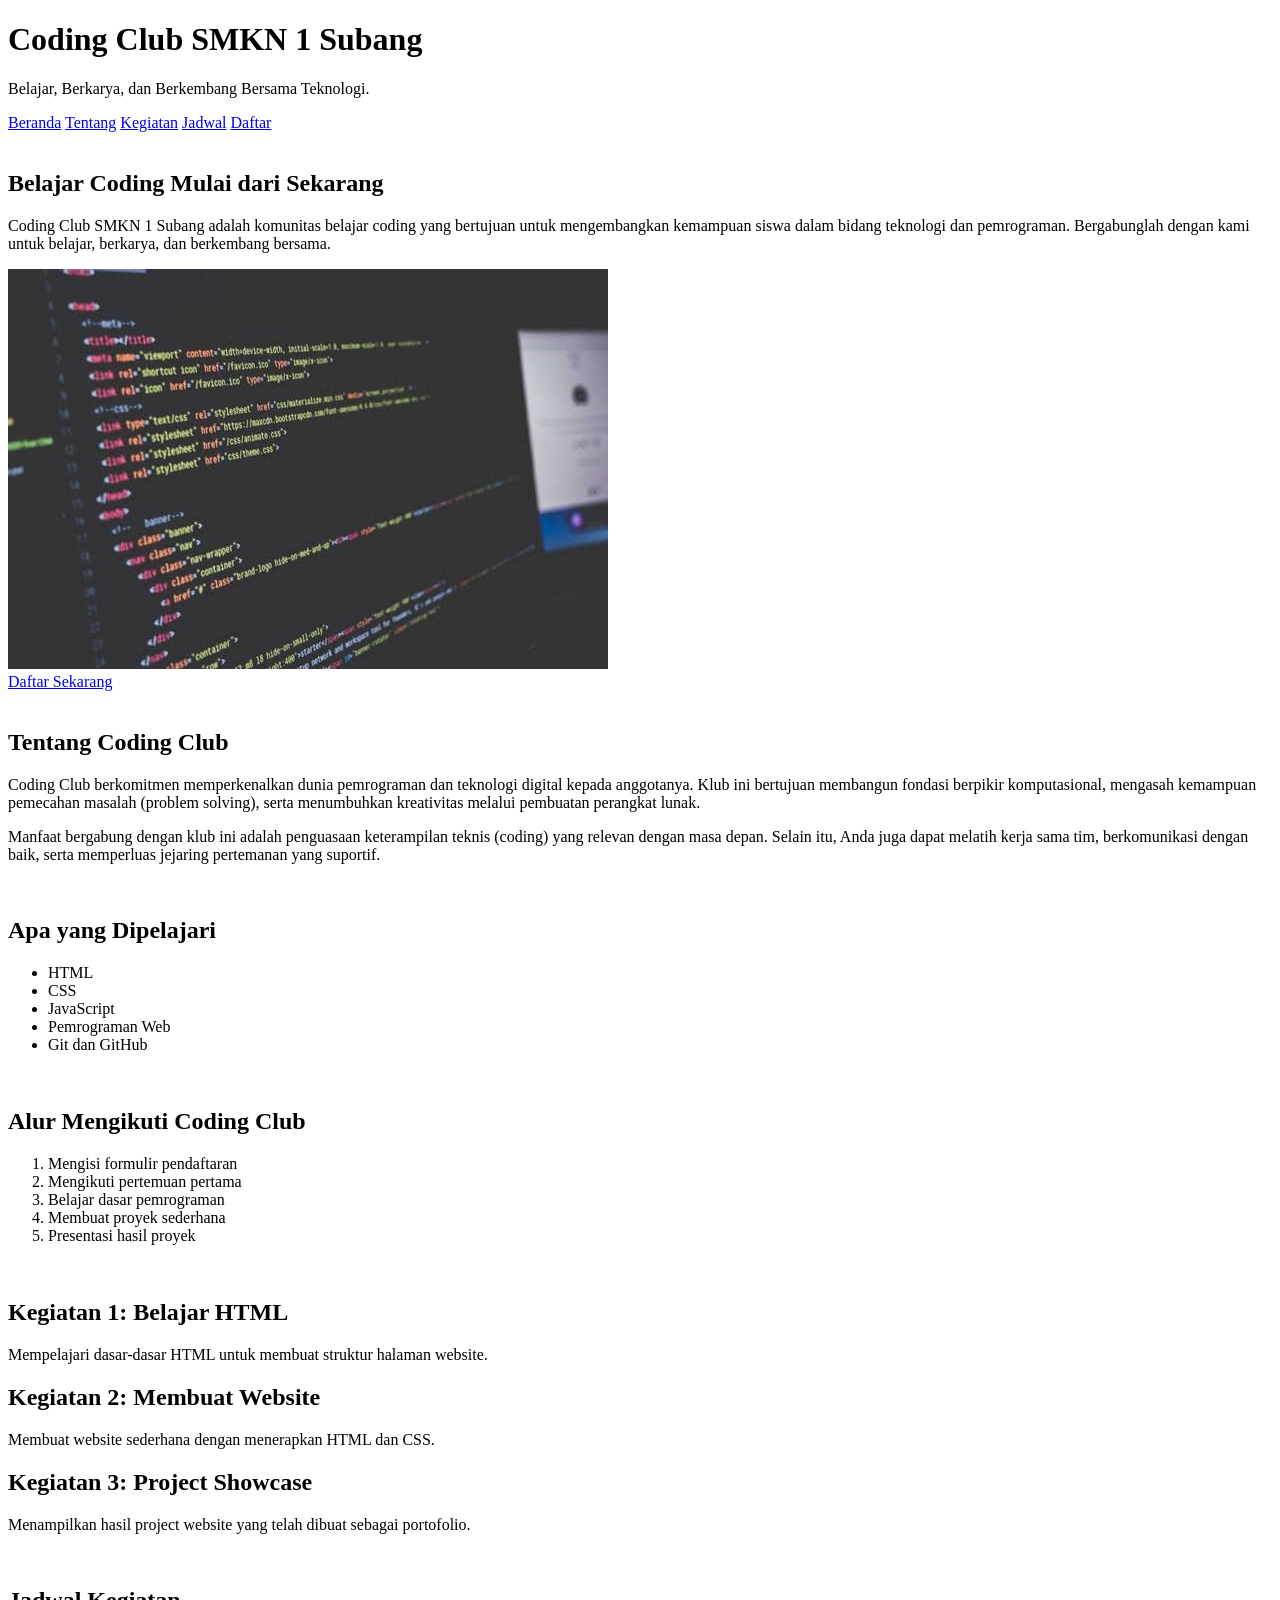
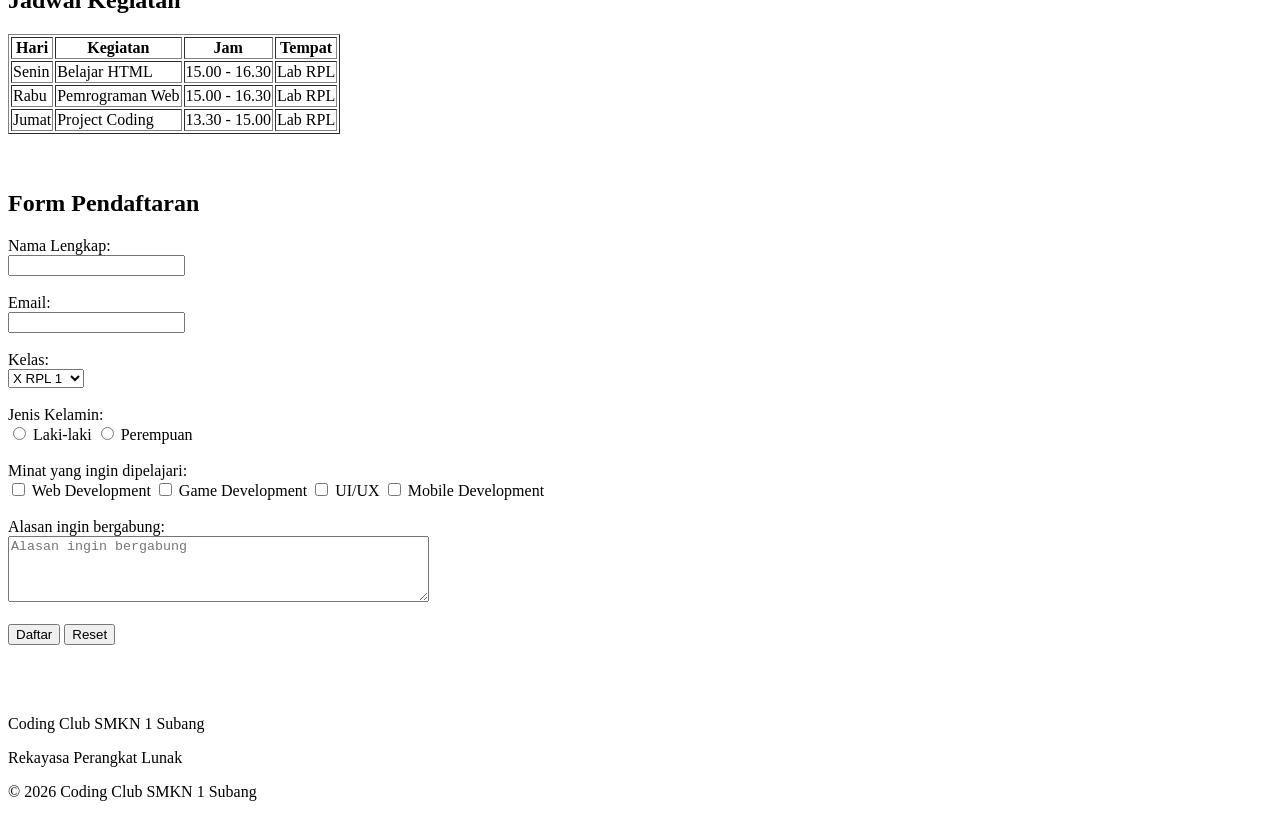
<file: index.html>
<!DOCTYPE html>
<html lang="en">
<head>
    <meta charset="UTF-8">
    <meta name="viewport" content="width=device-width, initial-scale=1.0">
    <title>Coding Club SMKN 1 Subang</title>
</head>
<body>

    <!-- header yang berisi judul dan slogan -->
    <header>
        <h1>Coding Club SMKN 1 Subang</h1>
        <p>Belajar, Berkarya, dan Berkembang Bersama Teknologi.</p>
    </header>

    <!-- navigasi bar -->
    <nav>
        <a href="#beranda">Beranda</a>
        <a href="#tentang">Tentang</a>
        <a href="#kegiatan">Kegiatan</a>
        <a href="#jadwal">Jadwal</a>
        <a href="#daftar">Daftar</a>
    </nav>

    <br>
    <!-- konten utama halaman -->
    <main id="beranda">

        <!-- Bagian Pembuka yang berisi judul, deskripsi singkat, gambar, dan tombol daftar -->
        <section>
            <h2>Belajar Coding Mulai dari Sekarang</h2>
            <p>Coding Club SMKN 1 Subang adalah komunitas belajar coding yang bertujuan untuk mengembangkan kemampuan siswa dalam bidang teknologi dan pemrograman. Bergabunglah dengan kami untuk belajar, berkarya, dan berkembang bersama.</p>
            <img src="images.jpg" alt="Coding Club">
            <br>
            <a href="#daftar">Daftar Sekarang</a>
        </section>

        <br>
        <!-- bagian tentang coding club -->
        <section id="tentang">
            <h2> Tentang Coding Club</h2>
            <p>Coding Club berkomitmen memperkenalkan dunia pemrograman dan teknologi digital kepada anggotanya. Klub ini bertujuan membangun fondasi berpikir komputasional, mengasah kemampuan pemecahan masalah (problem solving), serta menumbuhkan kreativitas melalui pembuatan perangkat lunak.</p>
            <p>Manfaat bergabung dengan klub ini adalah penguasaan keterampilan teknis (coding) yang relevan dengan masa depan. Selain itu, Anda juga dapat melatih kerja sama tim, berkomunikasi dengan baik, serta memperluas jejaring pertemanan yang suportif.</p>
        </section>

        <br>
        <!-- bagian materi yang dipelajari di coding club -->
        <section>
            <h2>Apa yang Dipelajari</h2>
            <ul>
                <li>HTML</li>
                <li>CSS</li>
                <li>JavaScript</li>
                <li>Pemrograman Web</li>
                <li>Git dan GitHub</li>
            </ul>
        </section>

        <br>
        <!-- bagian alur mengikuti coding club -->
        <section>
            <h2>Alur Mengikuti Coding Club</h2>
            <ol>
                <li>Mengisi formulir pendaftaran</li>
                <li>Mengikuti pertemuan pertama</li>
                <li>Belajar dasar pemrograman</li>
                <li>Membuat proyek sederhana</li>
                <li>Presentasi hasil proyek</li>
            </ol>
        </section>

        <br>
        <!-- bagian kegiatan yang ada di koding club -->
        <section id="kegiatan">

            <article>
                <h2>Kegiatan 1: Belajar HTML</h2>
                <p>Mempelajari dasar-dasar HTML untuk membuat struktur halaman website.</p>
            </article>

            <article>
                <h2>Kegiatan 2: Membuat Website</h2>
                <p>Membuat website sederhana dengan menerapkan HTML dan CSS.</p>
            </article>

            <article>
                <h2>Kegiatan 3: Project Showcase</h2>
                <p>Menampilkan hasil project website yang telah dibuat sebagai portofolio.</p>
            </article>

        </section>

        <br>
        <!-- bagian Jadwal Kegiatan coding club -->
        <section id="jadwal">
            <h2> Jadwal Kegiatan</h2>
            <table border="1">
                <tr>
                    <th>Hari</th>
                    <th>Kegiatan</th>
                    <th>Jam</th>
                    <th>Tempat</th>
                </tr>
                <tr>
                    <td>Senin</td>
                    <td>Belajar HTML</td>
                    <td>15.00 - 16.30</td>
                    <td>Lab RPL</td>
                </tr>
                <tr>
                    <td>Rabu </td>
                    <td>Pemrograman Web</td>
                    <td>15.00 - 16.30</td>
                    <td>Lab RPL</td>
                </tr>
                <tr>
                    <td>Jumat</td>
                    <td>Project Coding</td>
                    <td>13.30 - 15.00</td>
                    <td>Lab RPL</td>
                </tr>
            </table>
        </section>
        
        <br><br>

        <!-- bagian Form Pendaftaran yang berisi data data yang perlu di isi -->
        <section id="daftar">
            <h2>Form Pendaftaran</h2>
            <form>
                <label>Nama Lengkap:</label>
                <br>
                <input type="text" name="nama" required>

                <br><br>

                <label>Email:</label>
                <br>
                <input type="email" name="email" required>

                <br><br>

                <label>Kelas:</label>
                <br>
                <select name="kelas" required>
                    <option>X RPL 1</option>
                    <option>X RPL 2</option>
                    <option>XI RPL 1</option>
                    <option>XI RPL 2</option>
                </select>

                <br><br>

                <label>Jenis Kelamin:</label>
                <br>
                <input type="radio" name="gender" value="L"> Laki-laki
                <input type="radio" name="gender" value="P"> Perempuan

                <br><br>

                <label>Minat yang ingin dipelajari:</label>
                <br>
                <input type="checkbox" name="minat" value="WEB" > Web Development
                <input type="checkbox" name="minat" value="GAME"> Game Development
                <input type="checkbox" name="minat" value="UI/UX"> UI/UX
                <input type="checkbox" name="minat" value="MOBILE"> Mobile Development

                <br><br>
                
                <label>Alasan ingin bergabung:</label>
                <br>
                <textarea name="alasan" rows="4" cols="50" placeholder="Alasan ingin bergabung"></textarea>

                <br><br>

                <button type="submit">Daftar</button>
                <button type="reset">Reset</button>
            </form>
        </section>
    </main>

    <br><br><br>
    <!-- bagian footer yang berisi informasi hak cipta dan nama organisasi -->
    <footer>
        <p>Coding Club SMKN 1 Subang</p>
        <p>Rekayasa Perangkat Lunak</p>
        <p>© 2026 Coding Club SMKN 1 Subang</p>
    </footer>
</body>
</html>
</file>
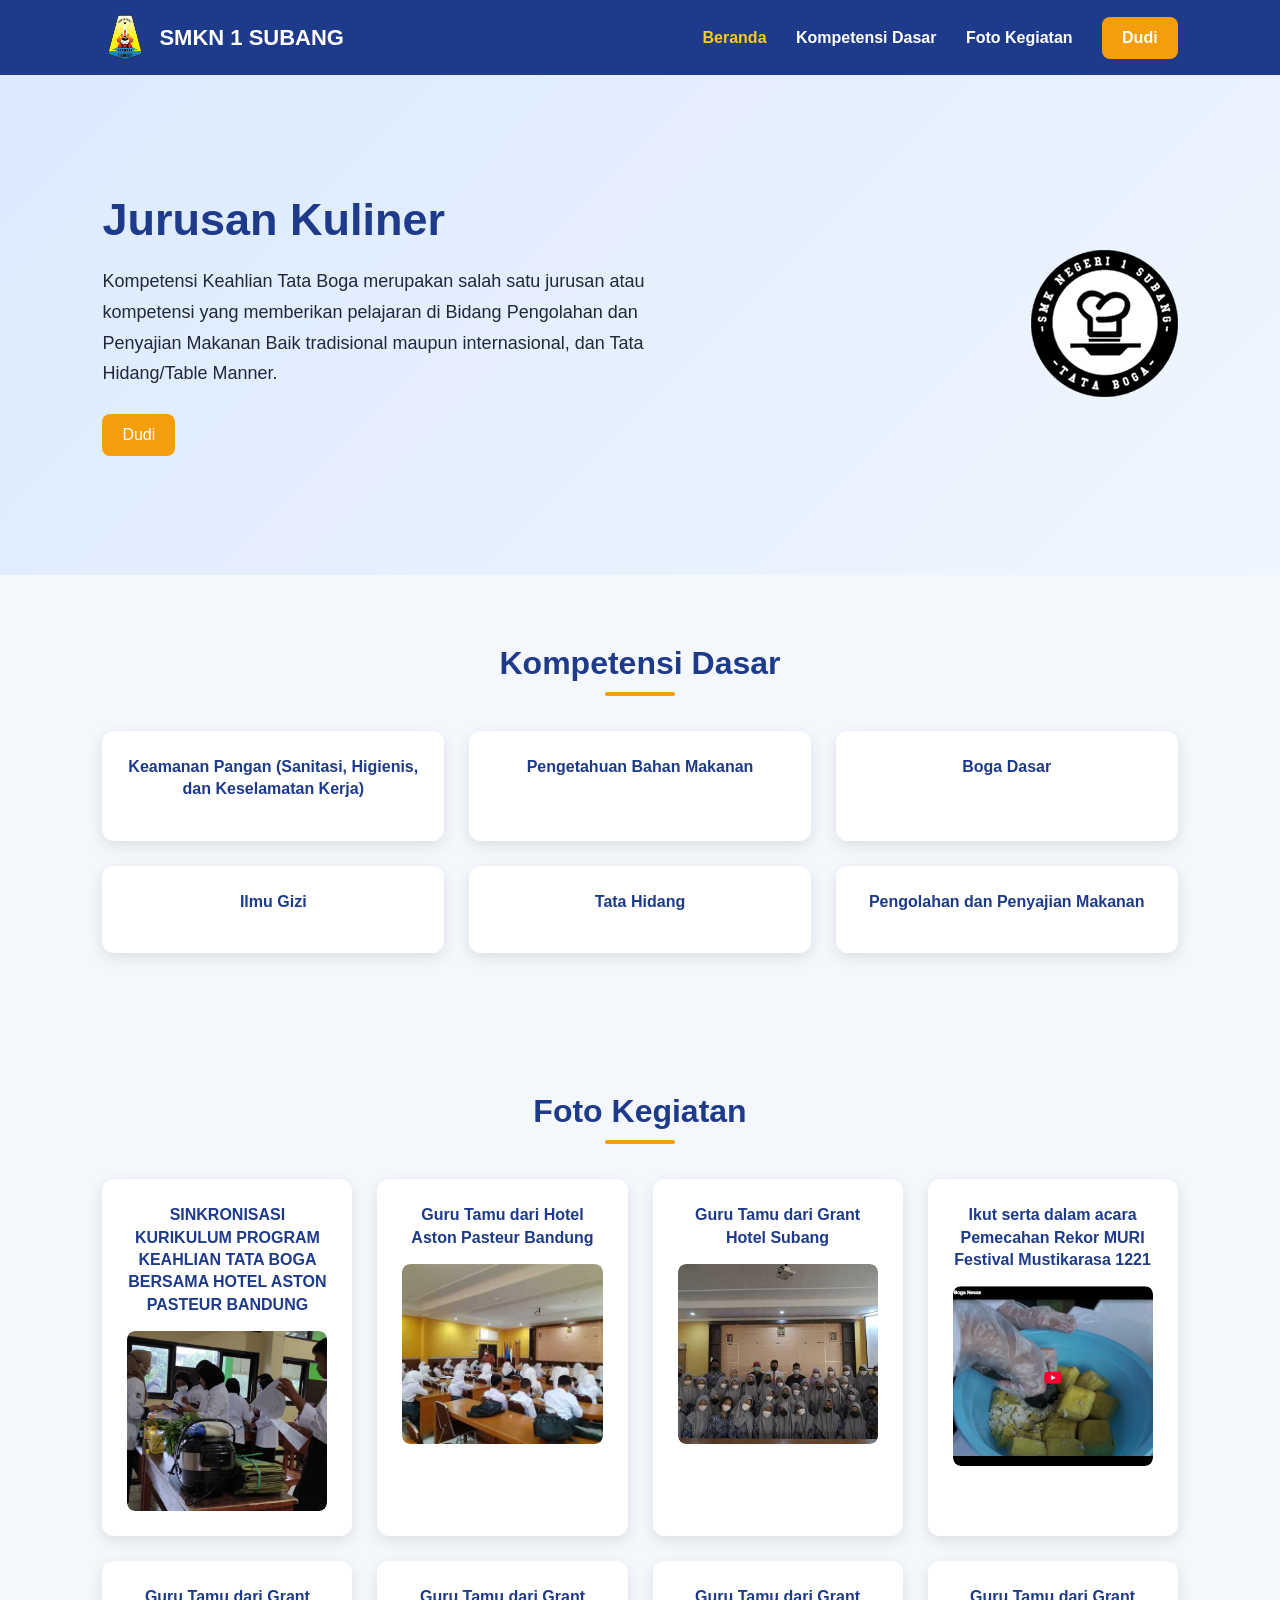
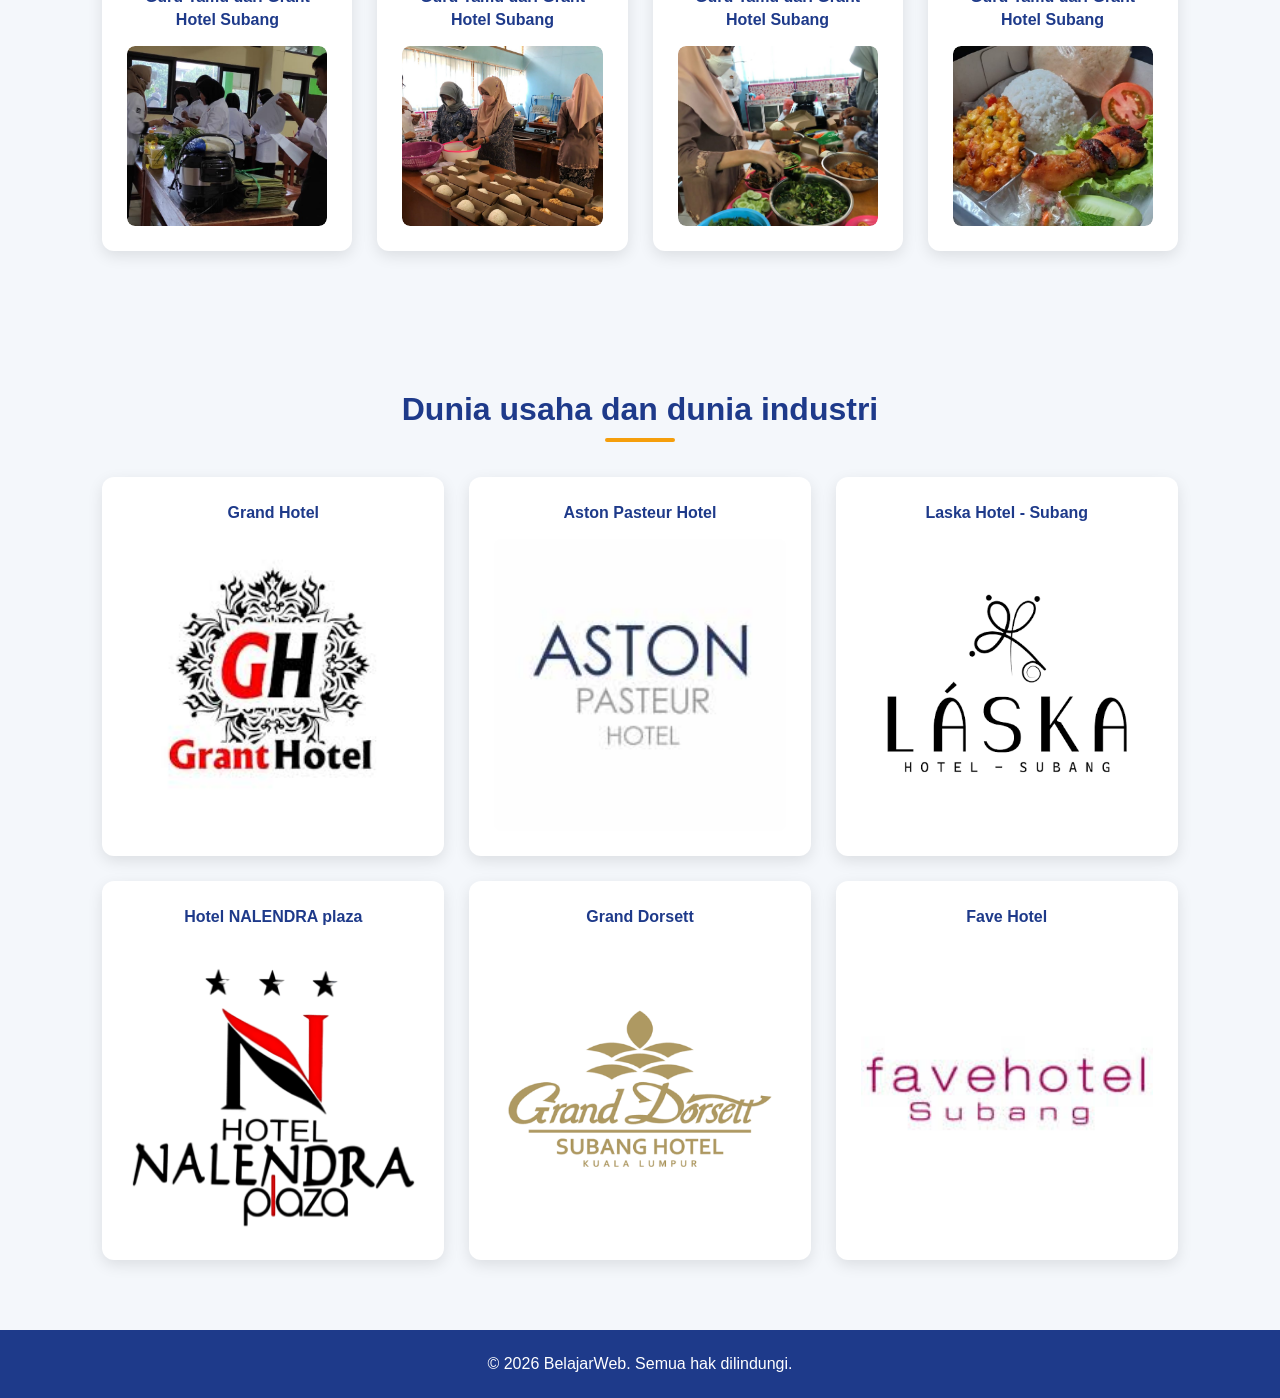
<file: tugas CSS flexbox_AkramR.A_XI RPL 2/index.html>
<!DOCTYPE html>
<html lang="id">
<head>
    <meta charset="UTF-8">
    <meta name="viewport" content="width=device-width, initial-scale=1.0">
    <title>Jurusan Kuliner - SMKN 1 SUBANG</title>

    <style>
        /* Selector universal */
        * {
            margin: 0;
            padding: 0;
            box-sizing: border-box;
            scroll-behavior: smooth;
        }

        /* Selector tag */
        body {
            font-family: Arial, sans-serif;
            background-color: #f4f7fb;
            color: #1f2937;
        }

        /* Selector class */
        .navbar {
            display: flex;
            justify-content: space-between;
            align-items: center;
            padding: 15px 8%;
            background-color: #1e3a8a;
            color: white;
            position: sticky;
            top: 0;
            z-index: 100;
        }

        .navbar-brand {
            display: flex;
            align-items: center;
            gap: 12px;
        }

        .navbar-brand img {
            width: 45px;
            height: 45px;
            object-fit: contain;
        }

        .logo {
            font-size: 22px;
            font-weight: bold;
        }

        /* Selector child */
        .menu > li {
            display: inline-block;
            list-style: none;
            margin-left: 25px;
        }

        /* Selector descendant */
        .menu a {
            color: white;
            text-decoration: none;
            font-weight: bold;
            transition: 0.3s;
        }

        /* Pseudo-class */
        .menu a:hover,
        .menu a.active {
            color: #facc15;
        }

        /* Selector ID */
        #home {
            min-height: 500px;
            display: flex;
            align-items: center;
            justify-content: space-between;
            gap: 30px;
            padding: 80px 8%;
            background: linear-gradient(135deg, #dbeafe, #eff6ff);
        }

        .hero-text {
            max-width: 550px;
        }

        .hero-text h1 {
            font-size: 45px;
            color: #1e3a8a;
            margin-bottom: 20px;
        }

        .hero-text p {
            font-size: 18px;
            line-height: 1.7;
            margin-bottom: 25px;
        }

        /* Selector atribut */
        a[href="#kontak"] {
            background-color: #f59e0b;
            padding: 12px 20px;
            border-radius: 8px;
            text-decoration: none;
            color: white;
            display: inline-block;
            transition: 0.3s;
        }

        a[href="#kontak"]:hover {
            background-color: #d97706;
            color: white;
        }

        .hero-image {
            flex-shrink: 0;
            max-width: 380px;
            text-align: center;
        }

        .hero-image img {
            width: 100%;
            max-width: 300px;
            height: auto;
            object-fit: contain;
        }

        section {
            padding: 70px 8%;
        }

        .section-title {
            text-align: center;
            color: #1e3a8a;
            margin-bottom: 35px;
            font-size: 32px;
        }

        /* Pseudo-element */
        .section-title::after {
            content: "";
            display: block;
            width: 70px;
            height: 4px;
            margin: 10px auto;
            background-color: #f59e0b;
            border-radius: 5px;
        }

        .cards {
            display: grid;
            grid-template-columns: repeat(3, 1fr);
            gap: 25px;
        }
        
        .cards1 {
            display: grid;
            grid-template-columns: repeat(4, 1fr);
            gap: 25px;
        }

        .card {
            background-color: white;
            padding: 25px;
            border-radius: 12px;
            text-align: center;
            box-shadow: 0 5px 15px rgba(0, 0, 0, 0.1);
            transition: 0.3s;
        }

        .card:hover {
            transform: translateY(-8px);
            box-shadow: 0 10px 20px rgba(0, 0, 0, 0.18);
        }

        .card h3 {
            color: #1e3a8a;
            font-size: 16px;
            line-height: 1.4;
            margin-bottom: 15px;
        }

        .card .icon {
            width: 100%;
            overflow: hidden;
            border-radius: 8px;
        }

        .card .icon img {
            width: 100%;
            height: auto;
            display: block;
            border-radius: 8px;
            transition: transform 0.3s ease;
        }

        .cards1 .card .icon img {
            height: 180px;
            object-fit: cover;
        }

        .card:hover .icon img {
            transform: scale(1.05);
        }

        footer {
            text-align: center;
            padding: 25px;
            background-color: #1e3a8a;
            color: white;
        }

        /* Tombol menu mobile */
        .menu-toggle {
            display: none;
            background: none;
            border: none;
            color: white;
            font-size: 28px;
            cursor: pointer;
        }

        /* Tampilan tablet dan handphone */
        @media (max-width: 1024px) {
            .cards1 {
                grid-template-columns: repeat(2, 1fr);
            }
        }

        @media (max-width: 768px) {
            .menu-toggle {
                display: block;
            }

            .menu {
                display: none;
                position: absolute;
                top: 70px;
                right: 8%;
                width: 200px;
                padding: 15px;
                background-color: #1e3a8a;
                border-radius: 8px;
                box-shadow: 0 8px 20px rgba(0, 0, 0, 0.2);
            }

            .menu.show {
                display: block;
            }

            .menu > li {
                display: block;
                margin: 15px 0;
            }

            #home {
                flex-direction: column;
                text-align: center;
            }

            .hero-text h1 {
                font-size: 35px;
            }

            .cards,
            .cards1 {
                grid-template-columns: 1fr;
            }
        }
    </style>
</head>
<body>

    <!-- Navigasi -->
    <nav class="navbar">
        <div class="navbar-brand">
            <img src="img/logo.png" alt="Logo SMKN 1 SUBANG">
            <div class="logo">SMKN 1 SUBANG</div>
        </div>

        <button class="menu-toggle" id="menuToggle" aria-label="Buka Menu">
            ☰
        </button>

        <ul class="menu" id="menu">
            <li><a href="#home" class="active">Beranda</a></li>
            <li><a href="#fitur">Kompetensi Dasar</a></li>
            <li><a href="#tentang">Foto Kegiatan</a></li>
            <li><a href="#kontak">Dudi</a></li>
        </ul>
    </nav>

    <!-- Bagian Beranda -->
    <main>
        <section id="home">
            <div class="hero-text">
                <h1>Jurusan Kuliner</h1>
                <p>
                    Kompetensi Keahlian Tata Boga merupakan salah satu jurusan atau kompetensi yang memberikan pelajaran di Bidang Pengolahan dan Penyajian 
                    Makanan Baik tradisional maupun internasional, dan Tata Hidang/Table Manner.
                </p>

                <a href="#kontak">Dudi</a>
            </div>

            <div class="hero-image">
                <img src="img/Kuliner.png" alt="Gambar Kuliner">
            </div>
        </section>

        <!-- Bagian Fitur / Kompetensi Dasar -->
        <section id="fitur">
            <h2 class="section-title">Kompetensi Dasar</h2>

            <div class="cards">
                <div class="card">
                    <h3>Keamanan Pangan (Sanitasi, Higienis, dan Keselamatan Kerja)</h3>
                </div>

                <div class="card">
                    <h3>Pengetahuan Bahan Makanan</h3>
                </div>

                <div class="card">
                    <h3>Boga Dasar</h3>
                </div>

                <div class="card">
                    <h3>Ilmu Gizi</h3>
                </div>

                <div class="card">
                    <h3>Tata Hidang</h3>
                </div>

                <div class="card">
                    <h3>Pengolahan dan Penyajian Makanan</h3>
                </div>
            </div>
        </section>

        <!-- Bagian Foto Kegiatan -->
        <section id="tentang">
            <h2 class="section-title">Foto Kegiatan</h2>

            <div class="cards1">
                <div class="card">
                    <h3>SINKRONISASI KURIKULUM PROGRAM KEAHLIAN TATA BOGA BERSAMA HOTEL ASTON PASTEUR BANDUNG</h3>
                    <div class="icon">
                        <img src="img/4.jpeg" alt="Sinkronisasi Kurikulum Tata Boga Bersama Hotel Aston Pasteur">
                    </div>
                </div>

                <div class="card">
                    <h3>Guru Tamu dari Hotel Aston Pasteur Bandung</h3>
                    <div class="icon">
                        <img src="img/2.jpeg" alt="Guru Tamu dari Hotel Aston Pasteur Bandung">
                    </div>
                </div>

                <div class="card">
                    <h3>Guru Tamu dari Grant Hotel Subang</h3>
                    <div class="icon">
                        <img src="img/3.jpeg" alt="Guru Tamu dari Grant Hotel Subang">
                    </div>
                </div>

                <div class="card">
                    <h3>Ikut serta dalam acara Pemecahan Rekor MURI Festival Mustikarasa 1221</h3>
                    <div class="icon">
                        <img src="img/foto.png" alt="Pemecahan Rekor MURI Festival Mustikarasa 1221">
                    </div>
                </div>

                <div class="card">
                    <h3>Guru Tamu dari Grant Hotel Subang</h3>
                    <div class="icon">
                        <img src="img/4.jpeg" alt="Guru Tamu dari Grant Hotel Subang">
                    </div>
                </div>

                <div class="card">
                    <h3>Guru Tamu dari Grant Hotel Subang</h3>
                    <div class="icon">
                        <img src="img/5.jpeg" alt="Guru Tamu dari Grant Hotel Subang">
                    </div>
                </div>

                <div class="card">
                    <h3>Guru Tamu dari Grant Hotel Subang</h3>
                    <div class="icon">
                        <img src="img/6.jpeg" alt="Guru Tamu dari Grant Hotel Subang">
                    </div>
                </div>

                <div class="card">
                    <h3>Guru Tamu dari Grant Hotel Subang</h3>
                    <div class="icon">
                        <img src="img/7.jpeg" alt="Guru Tamu dari Grant Hotel Subang">
                    </div>
                </div>
            </div>
        </section>

        <!-- Bagian Kontak -->
        <section id="kontak">
            <h2 class="section-title">Dunia usaha dan dunia industri</h2>

            <div class="cards">
                <div class="card">
                    <h3>Grand Hotel</h3>
                    <div class="icon">
                        <img src="img/hotel1.jpg" alt="Grand Hotel">
                    </div>
                </div>

                <div class="card">
                    <h3>Aston Pasteur Hotel</h3>
                    <div class="icon">
                        <img src="img/hotel2.jpg" alt="Aston Pasteur Hotel">
                    </div>
                </div>

                <div class="card">
                    <h3>Laska Hotel - Subang</h3>
                    <div class="icon">
                        <img src="img/hotel3.png" alt="Laska Hotel - Subang">
                    </div>
                </div>

                <div class="card">
                    <h3>Hotel NALENDRA plaza</h3>
                    <div class="icon">
                        <img src="img/hotel4.png" alt="Hotel NALENDRA plaza">
                    </div>
                </div>

                <div class="card">
                    <h3>Grand Dorsett</h3>
                    <div class="icon">
                        <img src="img/hotel5.png" alt="Grand Dorsett">
                    </div>
                </div>

                <div class="card">
                    <h3>Fave Hotel</h3>
                    <div class="icon">
                        <img src="img/hotel6.jpg" alt="Fave Hotel">
                    </div>
                </div>
            </div>
        </section>
    </main>

    <footer>
        <p>&copy; 2026 BelajarWeb. Semua hak dilindungi.</p>
    </footer>

    <script>
        const menuToggle = document.querySelector("#menuToggle");
        const menu = document.querySelector("#menu");

        menuToggle.addEventListener("click", function () {
            menu.classList.toggle("show");
        });

        const menuLinks = document.querySelectorAll(".menu a");

        menuLinks.forEach(function (link) {
            link.addEventListener("click", function () {
                menuLinks.forEach(function (item) {
                    item.classList.remove("active");
                });

                link.classList.add("active");
                menu.classList.remove("show");
            });
        });
    </script>

</body>
</html>
</file>
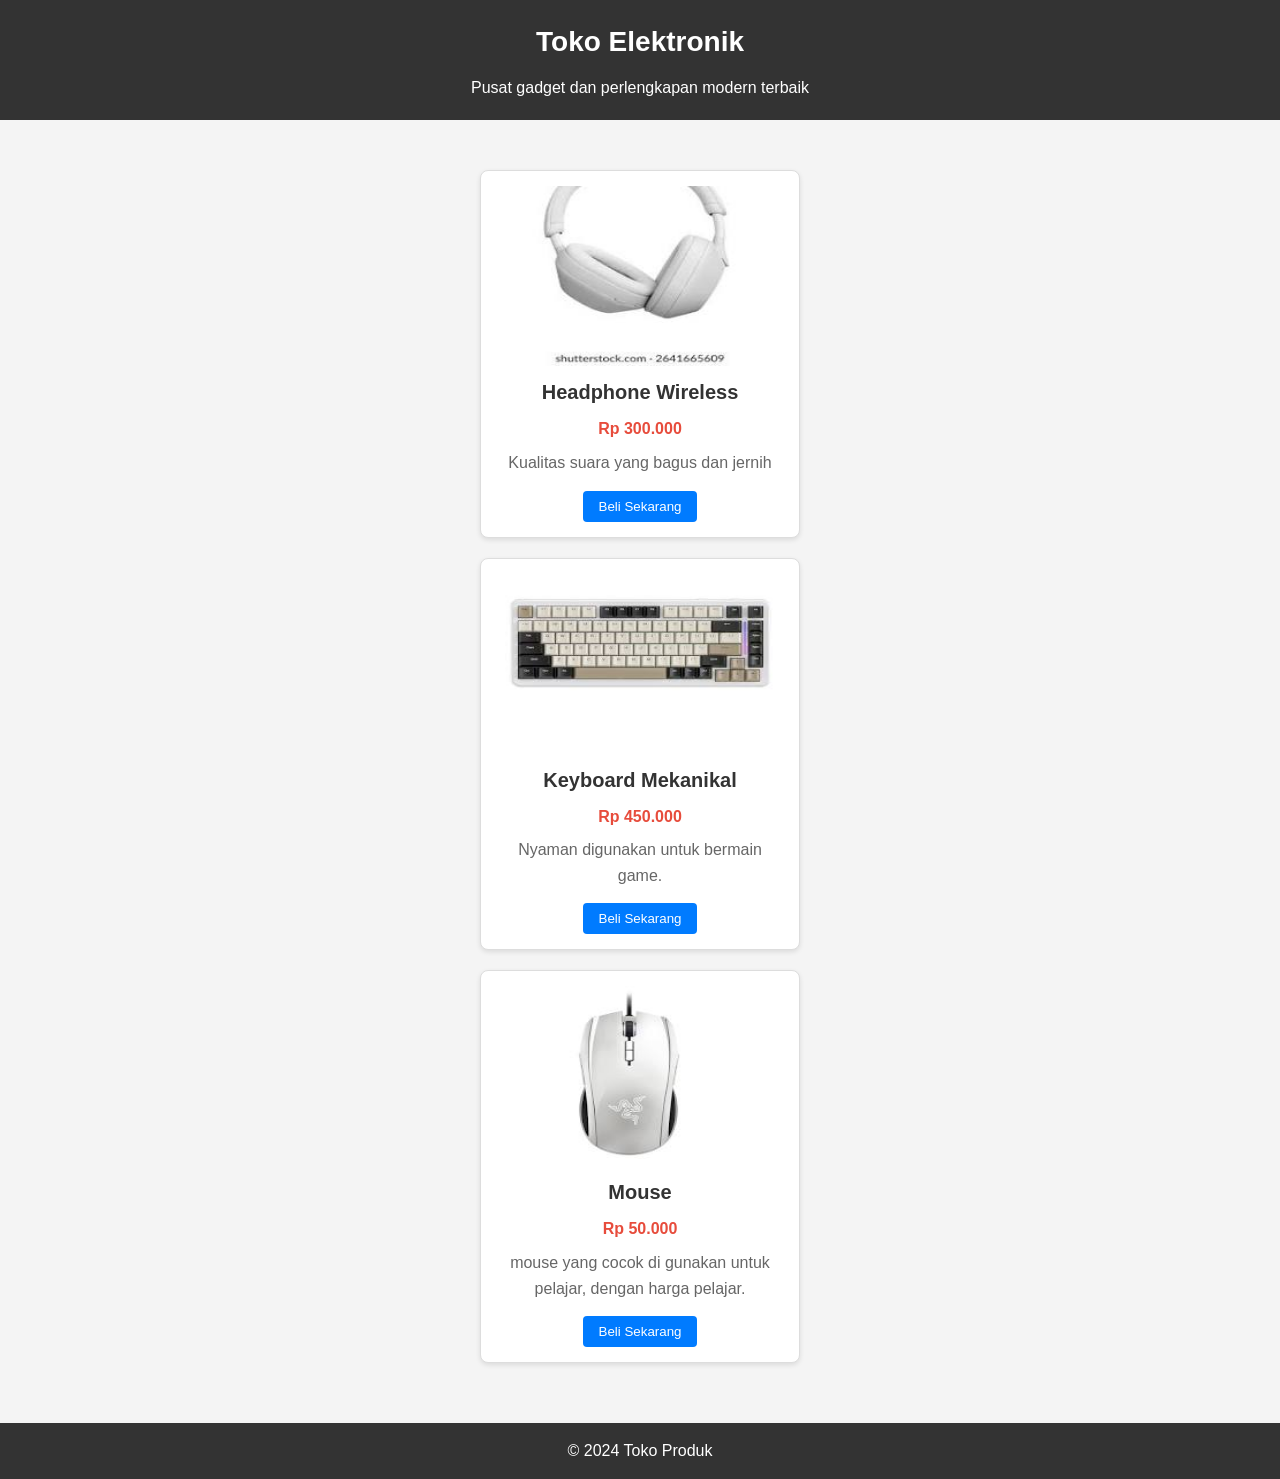
<file: Tugas isi teks/index.html>
<!DOCTYPE html>
<html>
<head>
    <title>Toko Produk</title>
    <link rel="stylesheet" href="style.css">
</head>
<body>

    <header id="header">
        <h1>Toko Elektronik</h1>
        <p>Pusat gadget dan perlengkapan modern terbaik</p>
    </header>

    <div class="container">

        <div class="kartu-produk">
            <div class="gambar-produk">
                <img src="hedshet.jpg" alt="Headphone" width="100%" height="100%">
            </div>
            <h2 class="nama-produk">Headphone Wireless</h2>
            <p class="harga">Rp 300.000</p>
            <p class="deskripsi">Kualitas suara yang bagus dan jernih</p>
            <button class="tombol">Beli Sekarang</button>
        </div>

        <div class="kartu-produk">
            <div class="gambar-produk">
                <img src="kebord.jpg" alt="Keyboard" width="100%" height="100%">
            </div>
            <h2 class="nama-produk">Keyboard Mekanikal</h2>
            <p class="harga">Rp 450.000</p>
            <p class="deskripsi">Nyaman digunakan untuk bermain game.</p>
            <button class="tombol">Beli Sekarang</button>
        </div>

        <div class="kartu-produk">
            <div class="gambar-produk">
                <img src="mose.jpg" alt="Mouse" width="100%" height="100%">
            </div>
            <h2 class="nama-produk">Mouse</h2>
            <p class="harga">Rp 50.000</p>
            <p class="deskripsi">mouse yang cocok di gunakan untuk pelajar, dengan harga pelajar.</p>
            <button class="tombol">Beli Sekarang</button>
        </div>

    </div>

    <footer id="footer">
        <p>&copy; 2024 Toko Produk</p>
    </footer>

</body>
</html>
</file>
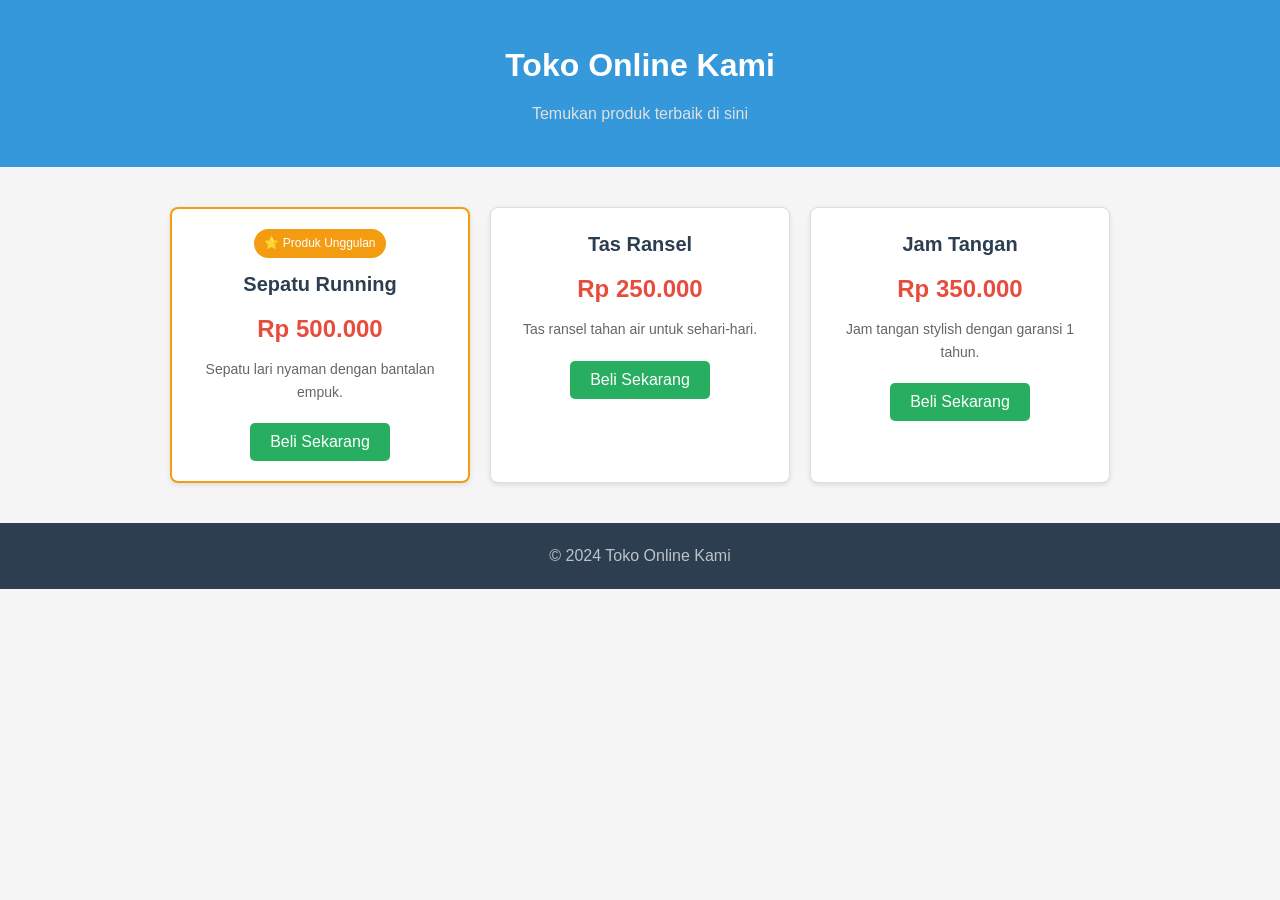
<file: belajar-css/1/index.html>
<!DOCTYPE html>
<html>
<head>
  <title>Daftar Produk</title>
  <link rel="stylesheet" href="style.css">
</head>
<body>
  
  <!-- Header dengan ID -->
  <header id="header-halaman">
    <h1>Toko Online Kami</h1>
    <p>Temukan produk terbaik di sini</p>
  </header>
  
  <!-- Container produk dengan class -->
  <div class="container-produk">
    
    <!-- Produk 1: Produk Unggulan (dengan ID) -->
    <div class="kartu-produk produk-unggulan" id="produk-1">
      <div class="badge-unggulan">⭐ Produk Unggulan</div>
      <h2 class="nama-produk">Sepatu Running</h2>
      <p class="harga">Rp 500.000</p>
      <p class="deskripsi">
        Sepatu lari nyaman dengan bantalan empuk.
      </p>
      <button class="tombol-beli">Beli Sekarang</button>
    </div>
    
    <!-- Produk 2 -->
    <div class="kartu-produk" id="produk-2">
      <h2 class="nama-produk">Tas Ransel</h2>
      <p class="harga">Rp 250.000</p>
      <p class="deskripsi">
        Tas ransel tahan air untuk sehari-hari.
      </p>
      <button class="tombol-beli">Beli Sekarang</button>
    </div>
    
    <!-- Produk 3 -->
    <div class="kartu-produk" id="produk-3">
      <h2 class="nama-produk">Jam Tangan</h2>
      <p class="harga">Rp 350.000</p>
      <p class="deskripsi">
        Jam tangan stylish dengan garansi 1 tahun.
      </p>
      <button class="tombol-beli">Beli Sekarang</button>
    </div>
    
  </div>
  
  <!-- Footer -->
  <footer id="footer-halaman">
    <p>&copy; 2024 Toko Online Kami</p>
  </footer>
  
</body>
</html>
</file>
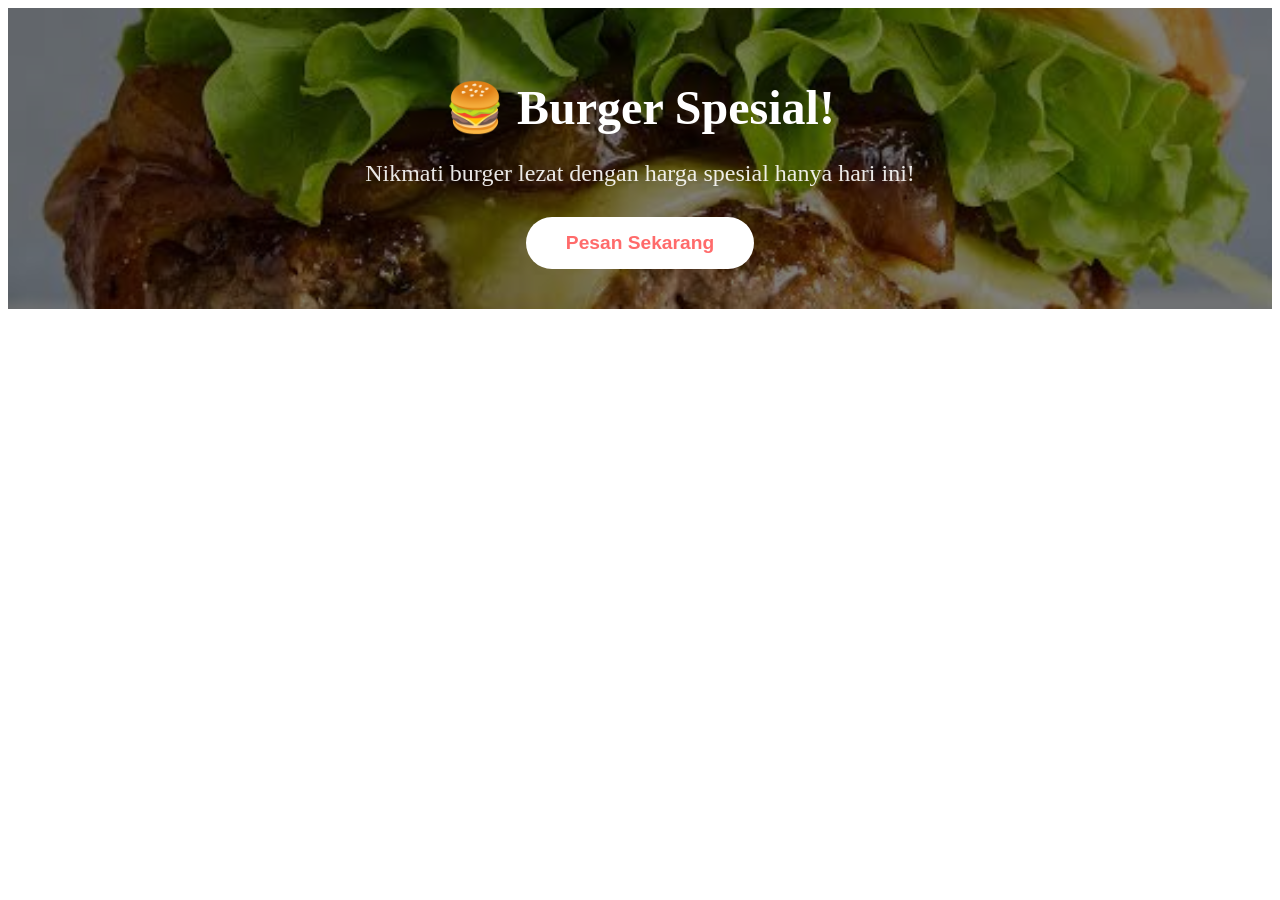
<file: belajar-css/2-burger/index.html>
<!DOCTYPE html>
<html>
<head>
  <link rel="stylesheet" href="style.css">
</head>
<body>
  
  <div class="banner banner-solid">
    <h1 class="judul-promo">🍔 Burger Spesial!</h1>
    <p class="deskripsi-promo">
      Nikmati burger lezat dengan harga spesial hanya hari ini!
    </p>
    <button class="tombol-pesan">Pesan Sekarang</button>
  </div>
  
</body>
</html>
</file>
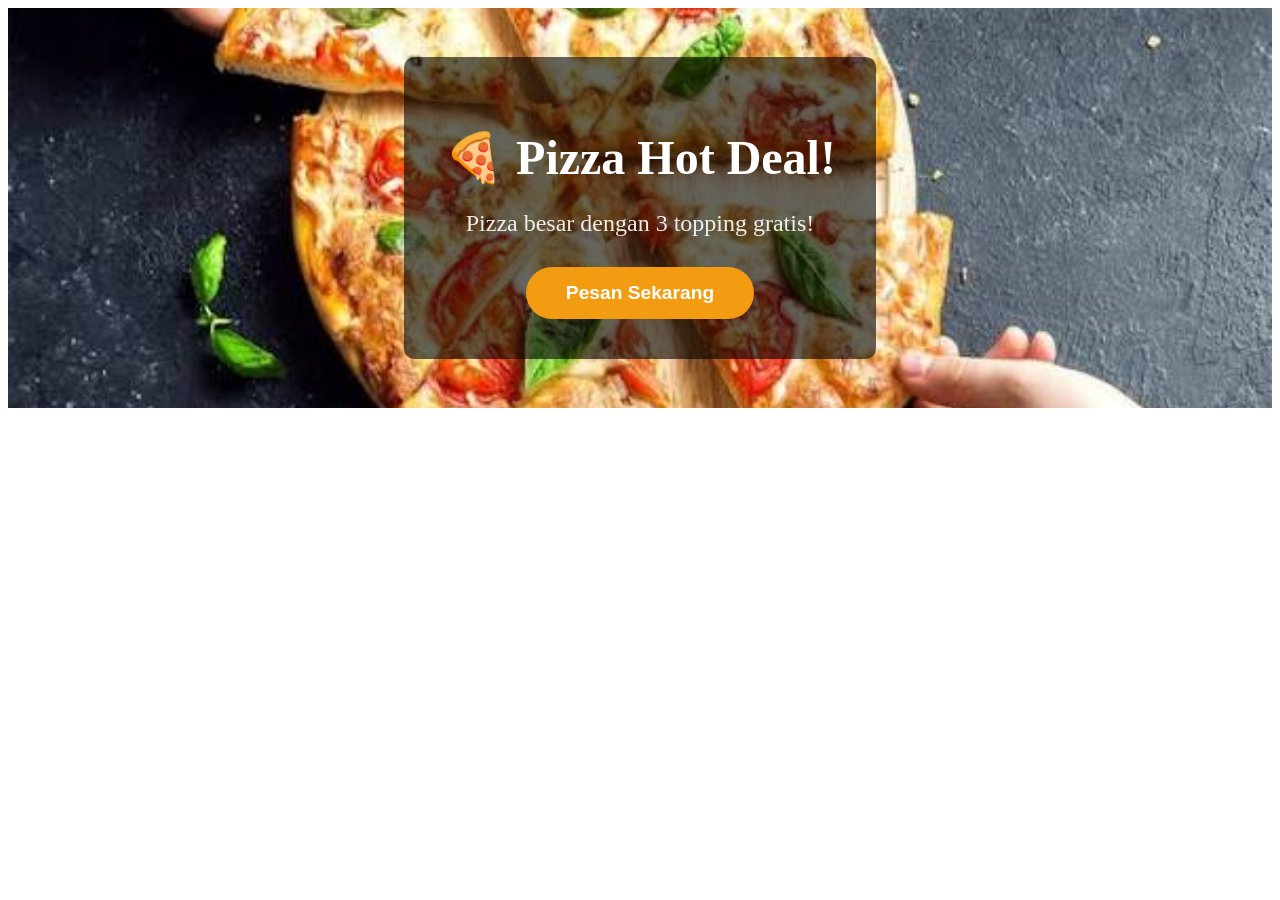
<file: belajar-css/3-pizza/index.html>
<!DOCTYPE html>
<html>
<head>
  <link rel="stylesheet" href="style.css">
</head>
<body>
  
  <div class="banner banner-gambar">
    <div class="konten-banner">
      <h1 class="judul-promo">🍕 Pizza Hot Deal!</h1>
      <p class="deskripsi-promo">
        Pizza besar dengan 3 topping gratis!
      </p>
      <button class="tombol-pesan">Pesan Sekarang</button>
    </div>
  </div>
  
</body>
</html>
</file>
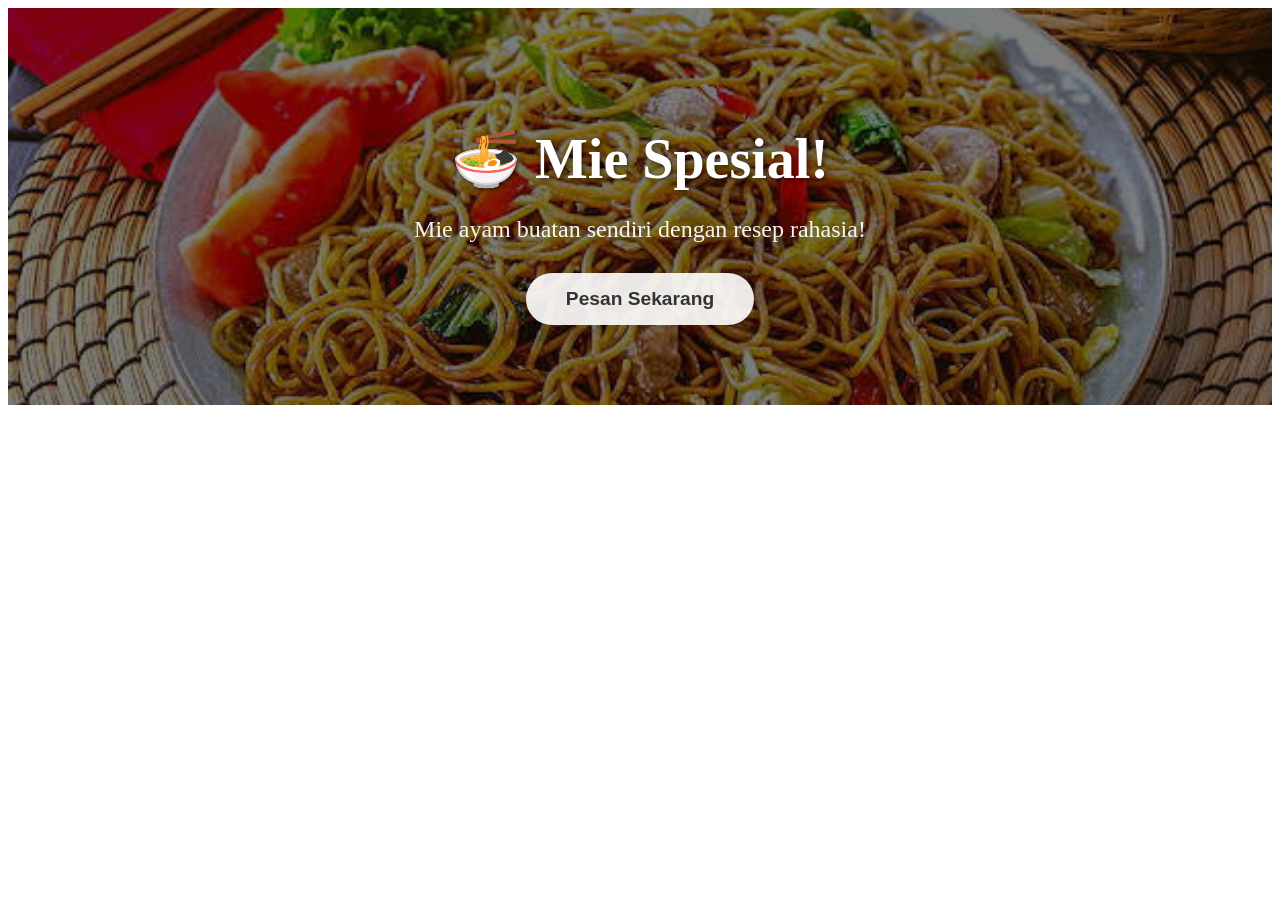
<file: belajar-css/4-mie/index.html>
<!DOCTYPE html>
<html>
<head>
  <link rel="stylesheet" href="style.css">
</head>
<body>
  
  <div class="banner banner-overlay">
    <h1 class="judul-promo">🍜 Mie Spesial!</h1>
    <p class="deskripsi-promo">
      Mie ayam buatan sendiri dengan resep rahasia!
    </p>
    <button class="tombol-pesan">Pesan Sekarang</button>
  </div>
  
</body>
</html>
</file>
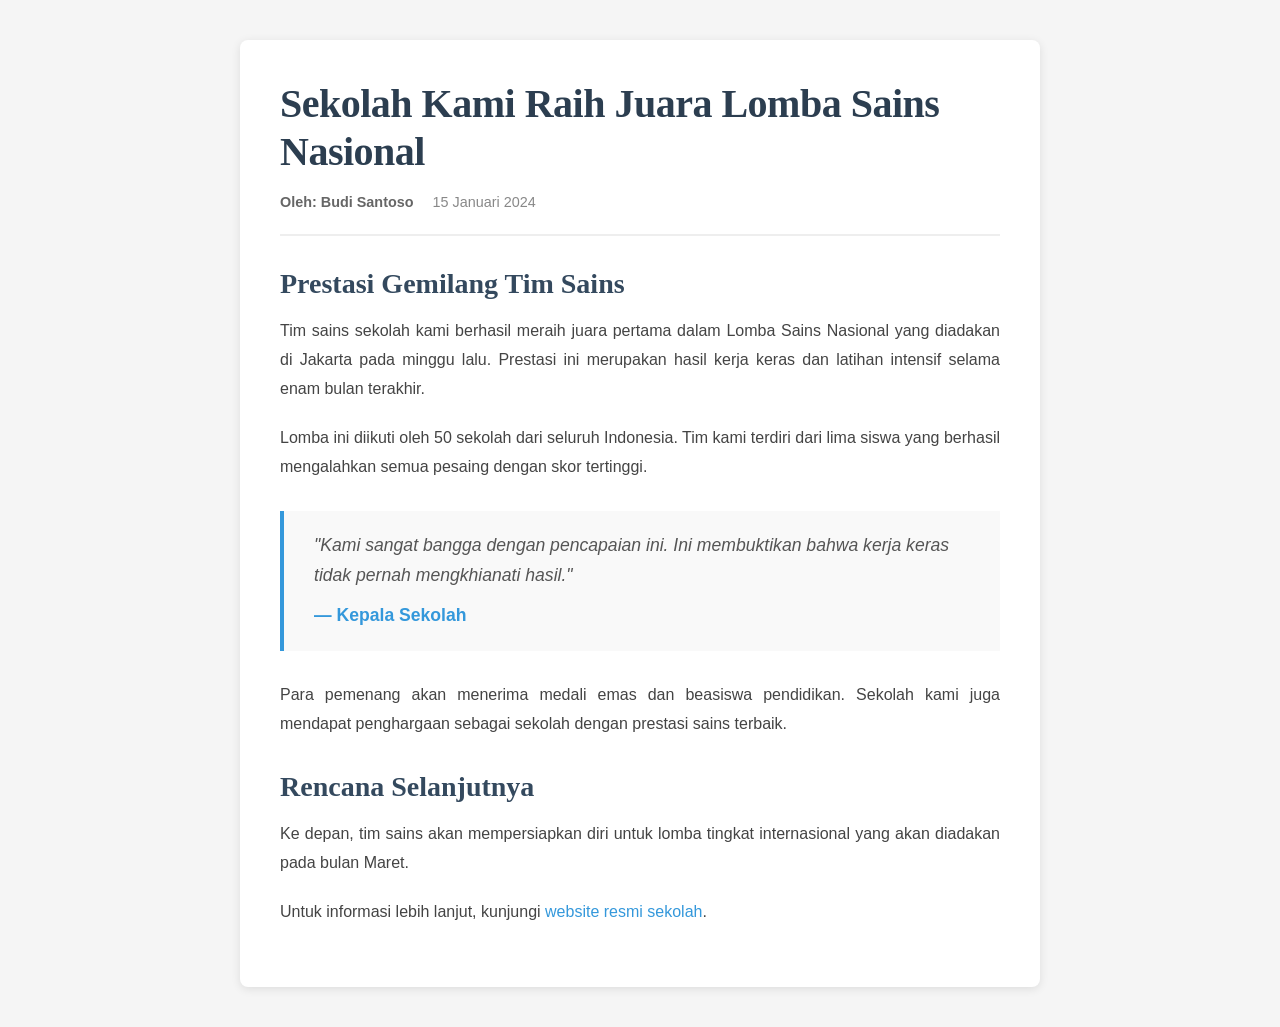
<file: belajar-css/5-artikel/index.html>
<!DOCTYPE html>
<html>
<head>
  <title>Kegiatan Sekolah</title>
  <link rel="stylesheet" href="style.css">
</head>
<body>
  
  <article class="artikel">
    <header class="header-artikel">
      <h1 class="judul-artikel">
        Sekolah Kami Raih Juara Lomba Sains Nasional
      </h1>
      
      <div class="meta-artikel">
        <span class="penulis">Oleh: Budi Santoso</span>
        <span class="tanggal">15 Januari 2024</span>
      </div>
    </header>
    
    <div class="konten-artikel">
      <h2 class="subjudul">Prestasi Gemilang Tim Sains</h2>
      
      <p class="paragraf">
        Tim sains sekolah kami berhasil meraih juara pertama dalam 
        Lomba Sains Nasional yang diadakan di Jakarta pada minggu lalu. 
        Prestasi ini merupakan hasil kerja keras dan latihan intensif 
        selama enam bulan terakhir.
      </p>
      
      <p class="paragraf">
        Lomba ini diikuti oleh 50 sekolah dari seluruh Indonesia. 
        Tim kami terdiri dari lima siswa yang berhasil mengalahkan 
        semua pesaing dengan skor tertinggi.
      </p>
      
      <blockquote class="kutipan">
        "Kami sangat bangga dengan pencapaian ini. Ini membuktikan 
        bahwa kerja keras tidak pernah mengkhianati hasil."
        <cite>— Kepala Sekolah</cite>
      </blockquote>
      
      <p class="paragraf">
        Para pemenang akan menerima medali emas dan beasiswa pendidikan. 
        Sekolah kami juga mendapat penghargaan sebagai sekolah dengan 
        prestasi sains terbaik.
      </p>
      
      <h2 class="subjudul">Rencana Selanjutnya</h2>
      
      <p class="paragraf">
        Ke depan, tim sains akan mempersiapkan diri untuk lomba 
        tingkat internasional yang akan diadakan pada bulan Maret.
      </p>
      
      <p class="paragraf">
        Untuk informasi lebih lanjut, kunjungi 
        <a href="#" class="link-sumber">website resmi sekolah</a>.
      </p>
    </div>
  </article>
  
</body>
</html>
</file>
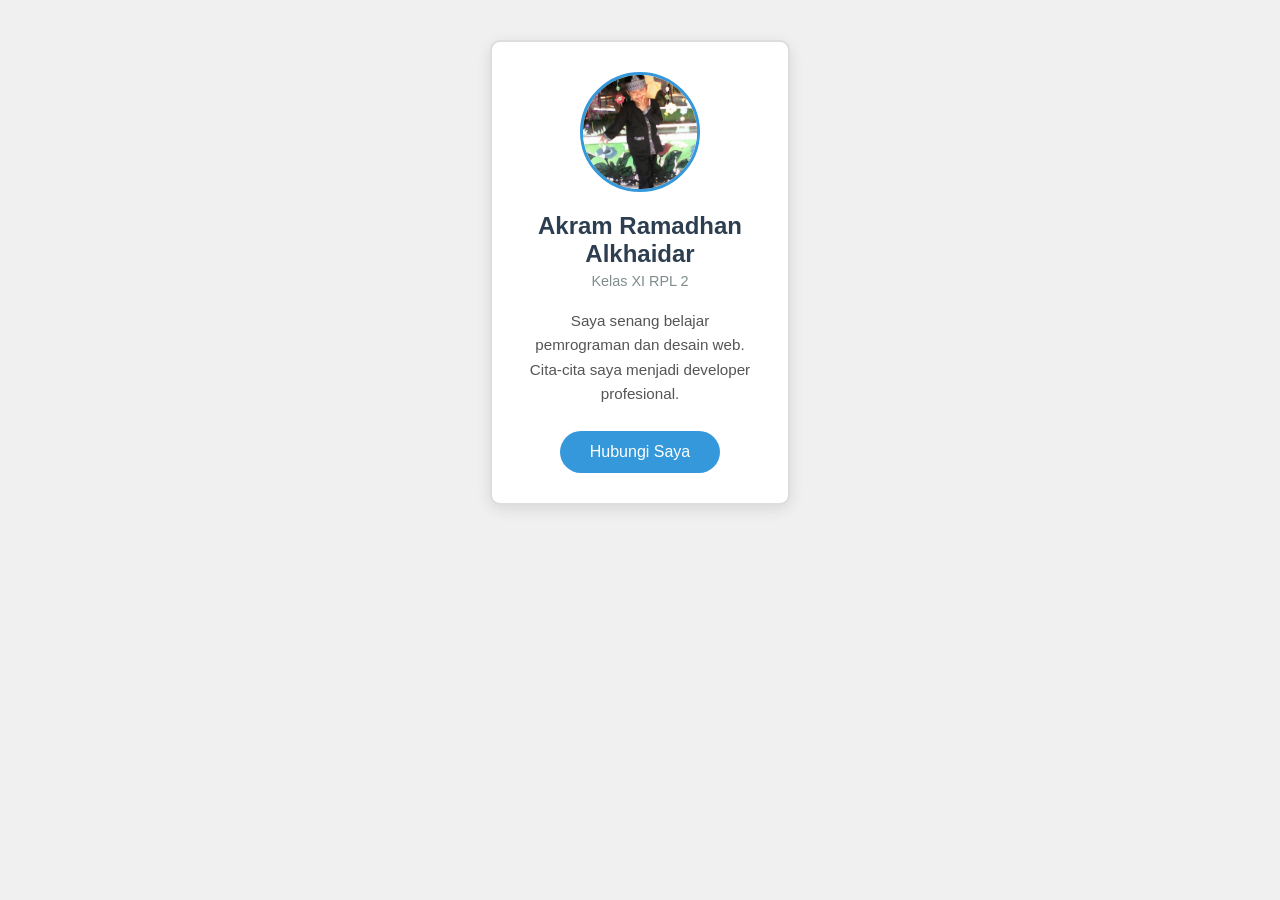
<file: belajar-css/6-profil/index.html>
<!DOCTYPE html>
<html>
<head>
  <title>Kartu Profil</title>
  <link rel="stylesheet" href="style.css">
</head>
<body>
  
  <div class="kartu-profil">
    <div class="foto">
      <img src="foto.jpg" alt="Foto Profil">
    </div>
    
    <h2 class="nama">Akram Ramadhan Alkhaidar</h2>
    <p class="kelas">Kelas XI RPL 2</p>
    
    <p class="deskripsi">
      Saya senang belajar pemrograman dan desain web. 
      Cita-cita saya menjadi developer profesional.
    </p>
    
    <button class="tombol">Hubungi Saya</button>
  </div>
  
</body>
</html>
</file>
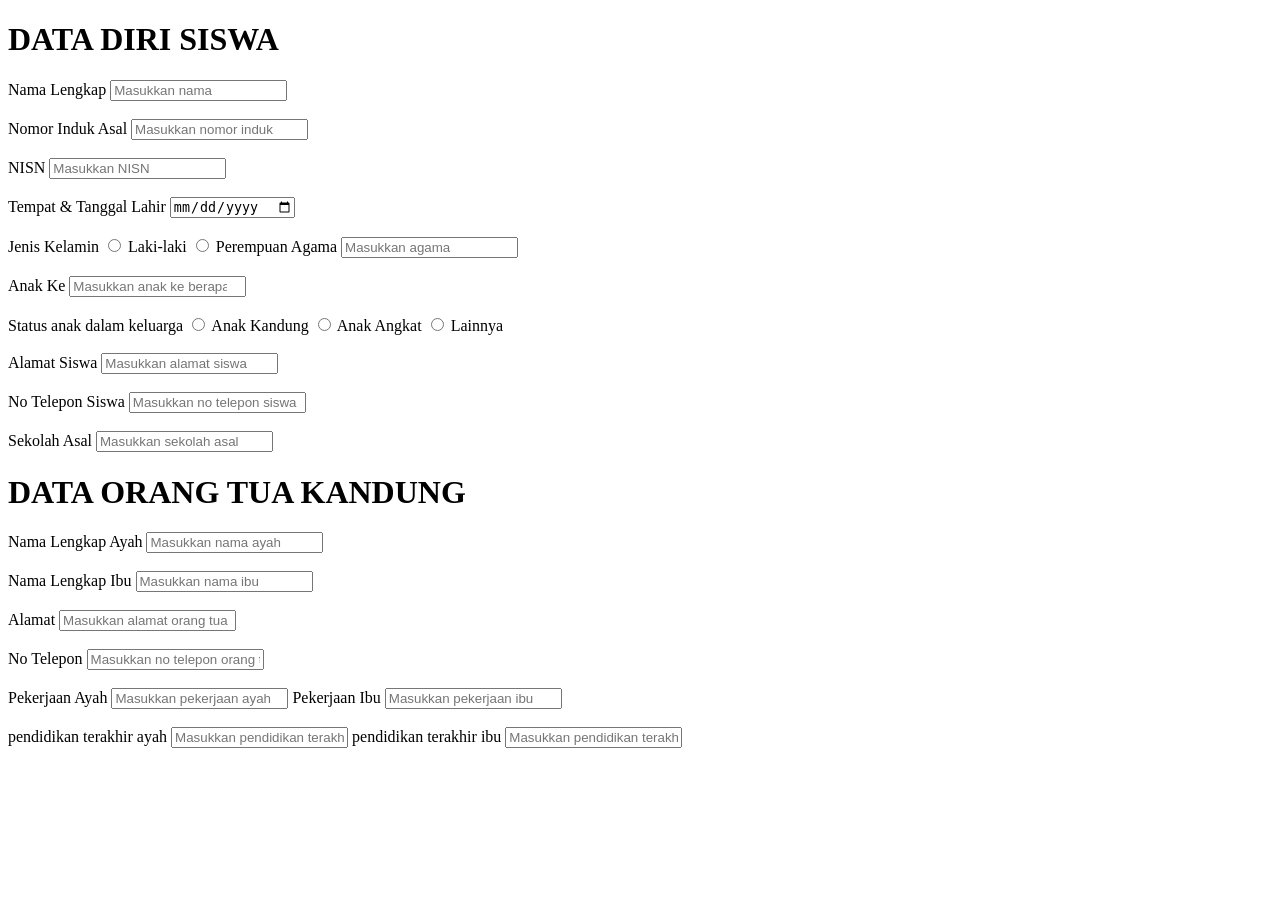
<file: form.html>
<!DOCTYPE html>
<html lang="en">
<head>
    <meta charset="UTF-8">
    <meta name="viewport" content="width=device-width, initial-scale=1.0">
    <title>Document</title>
</head>
<body>
    <h1>DATA DIRI SISWA</h1>
    <form>
        <label>Nama Lengkap</label>
        <input type="text" name="nama" placeholder="Masukkan nama" required>

        <br><br>

        <label>Nomor Induk Asal</label>
        <input type="number" name="email" placeholder="Masukkan nomor induk">

        <br><br>

        <label>NISN</label>
        <input type="number" name="nisn" placeholder="Masukkan NISN">

        <br><br>

        <label>Tempat & Tanggal Lahir</label>
        <input type="date" name="tanggal_lahir" placeholder="Masukkan tanggal lahir">

        <br><br>

        <label>Jenis Kelamin</label>
        <input type="radio" name="jk" value="L"> Laki-laki
        <input type="radio" name="jk" value="P"> Perempuan

        <label>   Agama</label>
        <input type="text" name="agama" placeholder="Masukkan agama">

        <br><br>

        <label>Anak Ke</label>
        <input type="number" name="anak_ke" placeholder="Masukkan anak ke berapa">

        <br><br>

        <label>Status anak dalam keluarga</label>
        <input type="radio" name="Status_anak_dalam_keluarga" value="1"> Anak Kandung
        <input type="radio" name="Status_anak_dalam_keluarga" value="2"> Anak Angkat
        <input type="radio" name="Status_anak_dalam_keluarga" value="3"> Lainnya

        <br><br>
        <label>Alamat Siswa</label>
        <input type="text" name="alamat" placeholder="Masukkan alamat siswa">

        <br><br>

        <label>No Telepon Siswa</label>
        <input type="tel" name="telepon" placeholder="Masukkan no telepon siswa">

        <br><br>

        <label>Sekolah Asal</label>
        <input type="text" name="Asal Sekolah" placeholder="Masukkan sekolah asal">
    </form>


    <h1>DATA ORANG TUA KANDUNG</h1>
    <form>
        <label>Nama Lengkap Ayah</label>
        <input type="text" name="nama_ayah" placeholder="Masukkan nama ayah">

        <br><br>

        <label>Nama Lengkap Ibu</label>
        <input type="text" name="nama_ibu" placeholder="Masukkan nama ibu">

        <br><br>

        <label>Alamat</label>
        <input type="text" name="alamat_ortu" placeholder="Masukkan alamat orang tua">

        <br><br>

        <label>No Telepon</label>
        <input type="tel" name="telepon_ortu" placeholder="Masukkan no telepon orang tua">

        <br><br>
        <label>Pekerjaan Ayah</label>
        <input type="text" name="pekerjaan_ayah" placeholder="Masukkan pekerjaan ayah">
        <label>Pekerjaan Ibu</label>
        <input type="text" name="pekerjaan_ibu" placeholder="Masukkan pekerjaan ibu">

        <br><br>
        <label>pendidikan terakhir ayah</label>
        <input type="text" name="pendidikan_ayah" placeholder="Masukkan pendidikan terakhir ayah">
        <label>pendidikan terakhir ibu</label>
        <input type="text" name="pendidikan_ibu" placeholder="Masukkan pendidikan terakhir ibu">    
    </form>
</body>
</html>
</file>
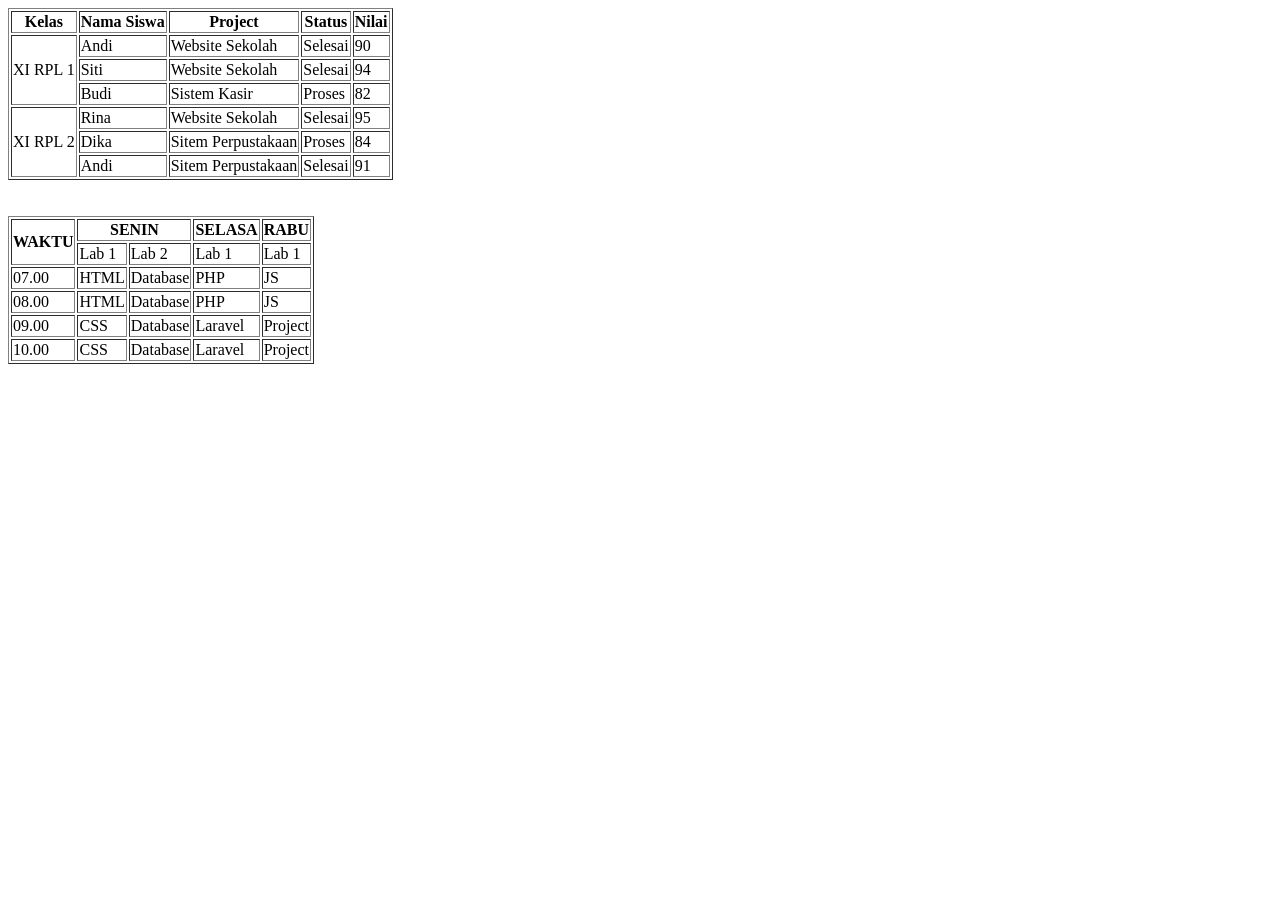
<file: tabel.html>
<!DOCTYPE html>
<html lang="en">
<head>
    <meta charset="UTF-8">
    <meta name="viewport" content="width=device-width, initial-scale=1.0">
    <title>Document</title>
</head>
<body>
    <table border="1">
        <tr>
            <th>Kelas</th>
            <th>Nama Siswa</th>
            <th>Project</th>
            <th>Status</th>
            <th>Nilai</th>
        </tr>
        <tr>
            <td rowspan="3">XI RPL 1</td>
            <td>Andi</td>
            <td>Website Sekolah</td>
            <td>Selesai</td>
            <td>90</td>
        </tr>
        <tr>
            <td>Siti</td>
            <td>Website Sekolah</td>
            <td>Selesai</td>
            <td>94</td>
        </tr>
        <tr>
            <td>Budi</td>
            <td>Sistem Kasir</td>
            <td>Proses</td>
            <td>82</td>
        </tr>
        <tr>
            <td rowspan="3">XI RPL 2</td>
            <td>Rina</td>
            <td>Website Sekolah</td>
            <td>Selesai</td>
            <td>95</td>
        </tr>
        <tr>
            <td>Dika</td>
            <td>Sitem Perpustakaan</td>
            <td>Proses</td>
            <td>84</td>
        </tr>
        <tr>
            <td>Andi</td>
            <td>Sitem Perpustakaan</td>
            <td>Selesai</td>
            <td>91</td>
        </tr>
    </table>
    <br><br>
    <table border="1">
        <tr>
            <th rowspan="2">WAKTU</th>
            <th colspan="2">SENIN</th>
            <th>SELASA</th>
            <th>RABU</th>
        </tr>
        <tr>
            <td>Lab 1</td>
            <td>Lab 2</td>
            <td>Lab 1</td>
            <td>Lab 1</td>
        </tr>
        <tr>
            <td>07.00</td>
            <td>HTML</td>
            <td>Database</td>
            <td>PHP</td>
            <td>JS</td>
        </tr>
        <tr>
            <td>08.00</td>
            <td>HTML</td>
            <td>Database</td>
            <td>PHP</td>
            <td>JS</td>
        </tr>
        <tr>
            <td>09.00</td>
            <td>CSS</td>
            <td>Database</td>
            <td>Laravel</td>
            <td>Project</td>
        </tr>
        <tr>
            <td>10.00</td>
            <td>CSS</td>
            <td>Database</td>
            <td>Laravel</td>
            <td>Project</td>
        </tr>
    </table>
</body>
</html>
</file>
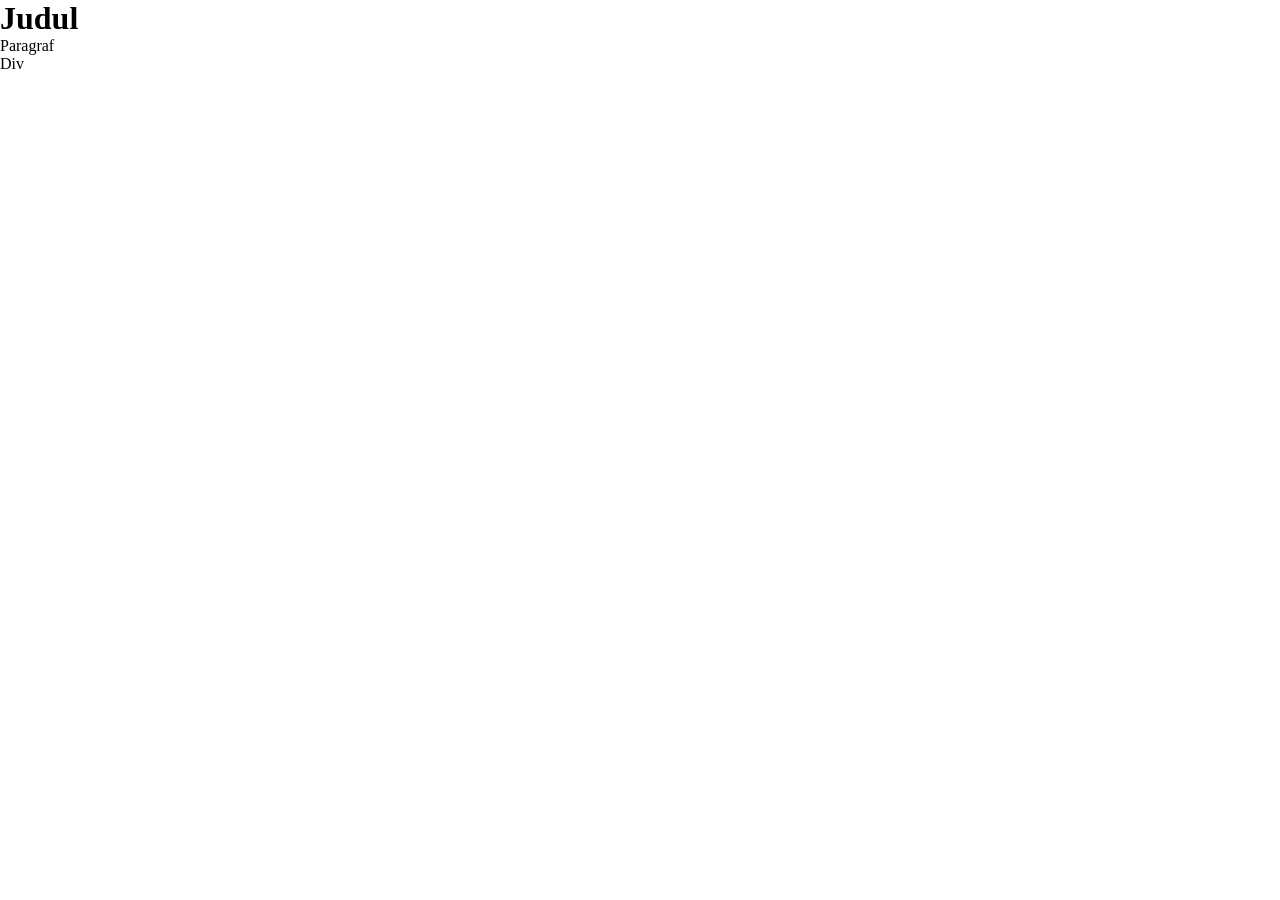
<file: css/all.html>
<!DOCTYPE html>
<html lang="en">
<head>
    <meta charset="UTF-8">
    <meta name="viewport" content="width=device-width, initial-scale=1.0">
    <title>Document</title>
    <link rel="stylesheet" href="styleall.css">
</head>
<body>
    <h1>Judul</h1>
    <p>Paragraf</p>
    <div>Div</div>
</body>
</html>
</file>
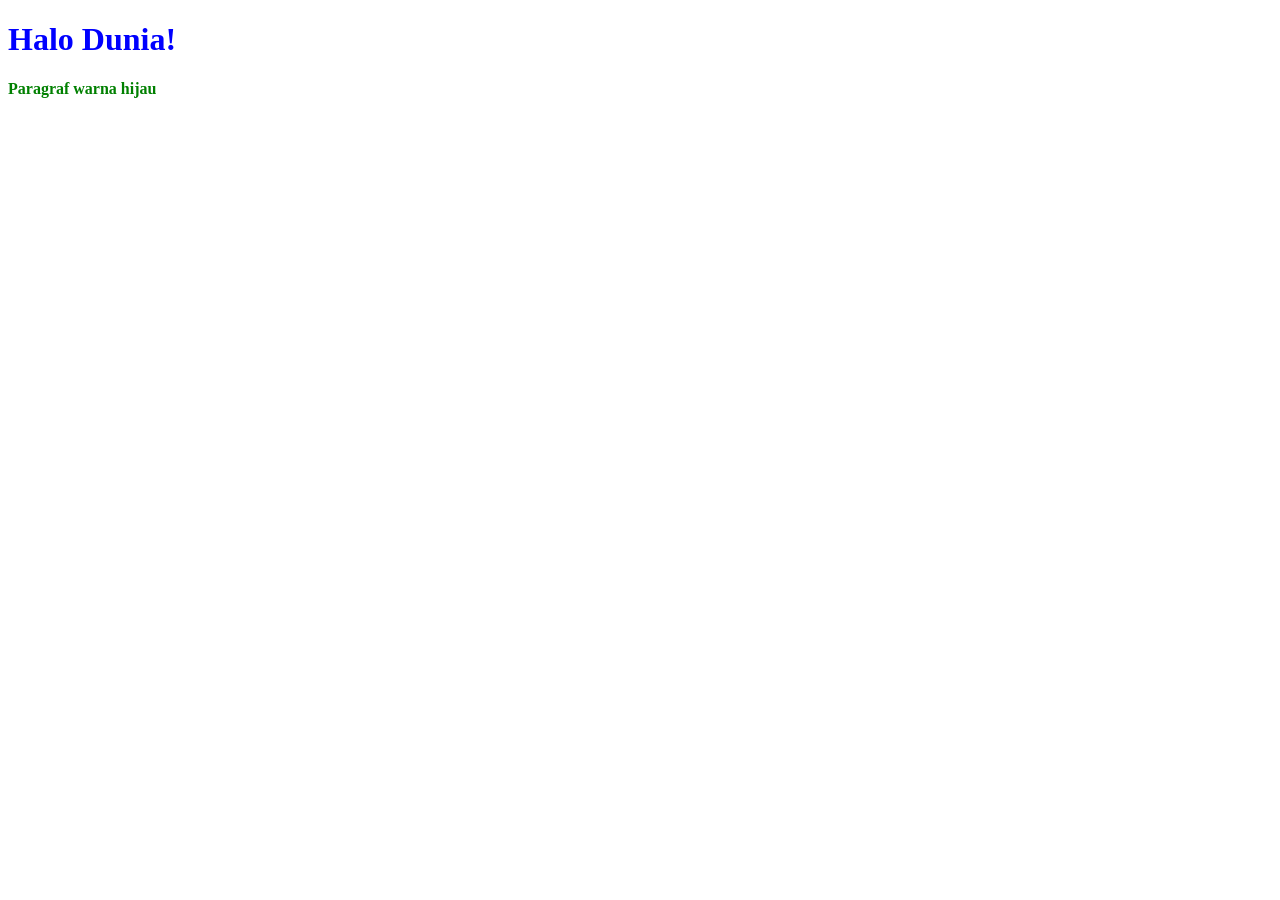
<file: css/external.html>
<!DOCTYPE html>
<html lang="en">
    <head>
        <meta charset="UTF-8">
        <meta name="viewport" content="width=device-width, initial-scale=1.0">
        <title>Document</title>
        <link rel="stylesheet" href="style.css">
    </head>
    <body>
        <h1>Halo Dunia!</h1>  
        <p>Paragraf warna hijau</p>  
    </body>
</html>
</file>
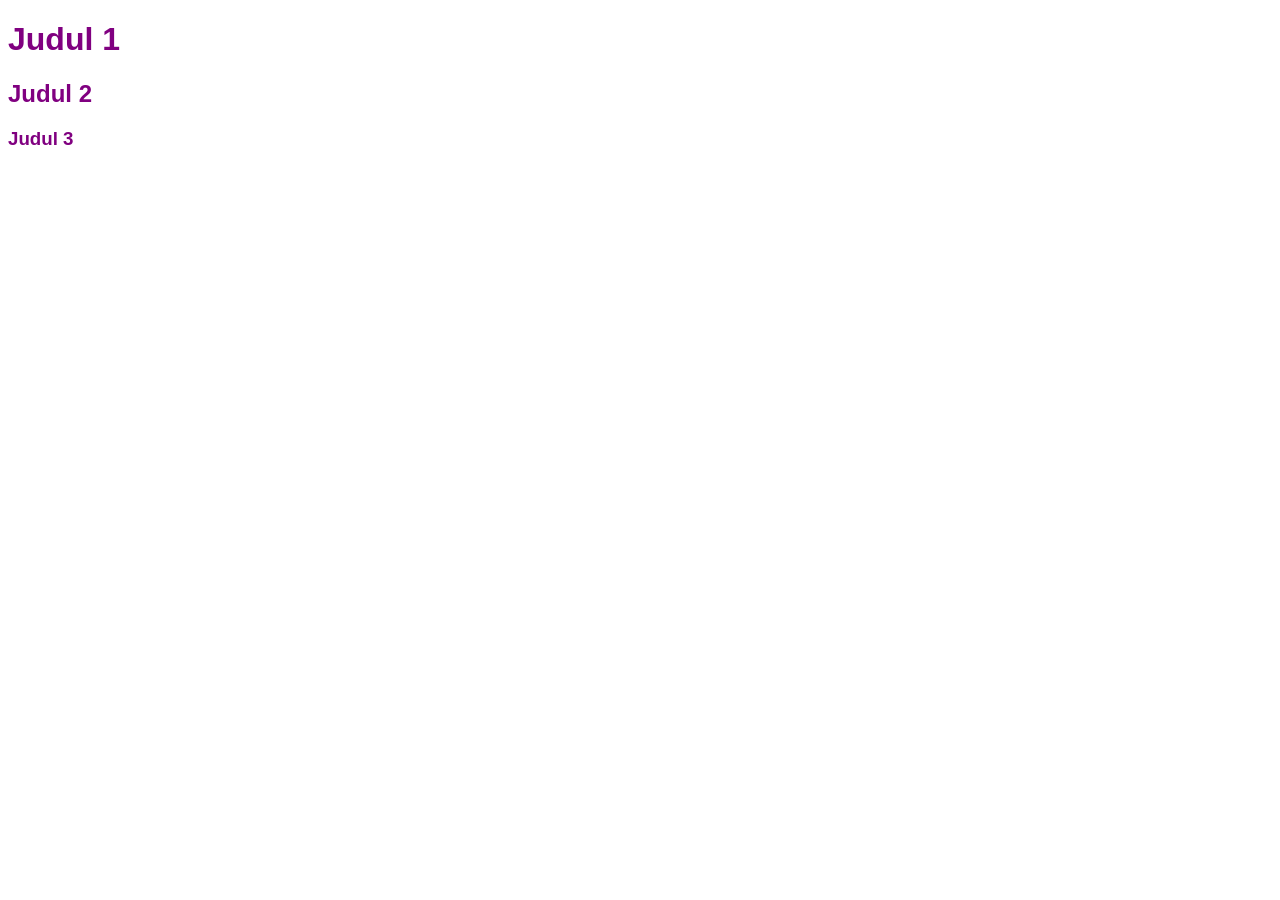
<file: css/G.html>
<!DOCTYPE html>
<html lang="en">
<head>
    <meta charset="UTF-8">
    <meta name="viewport" content="width=device-width, initial-scale=1.0">
    <title>Document</title>
    <link rel="stylesheet" href="styleG.css">
</head>
<body>
    <h1>Judul 1</h1>
    <h2>Judul 2</h2>
    <h3>Judul 3</h3>
</body>
</html>
</file>
<file: Tugas isi teks/style.css>
/* Reset */
* {
    margin: 0;
    padding: 0;
    box-sizing: border-box;
}

body {
    font-family: Arial, sans-serif;
    background-color: #f4f4f4;
    line-height: 1.6;
}

/* Header */
#header {
    background-color: #333333;
    color: #ffffff;
    text-align: center;
    padding: 20px;
}

#header h1 {
    font-size: 28px;
    margin-bottom: 10px;
}

/* Container */
.container {
    max-width: 340px;
    margin: 20px auto;
    padding: 10px;
}

/* Kartu Produk */
.kartu-produk {
    background: #ffffff;
    border: 1px solid #dddddd;
    border-radius: 8px;
    padding: 15px;
    margin: 20px 0;
    text-align: center;
    box-shadow: 0 2px 5px rgba(0, 0, 0, 0.1);
}

/* Gambar Produk */
.gambar-produk {
    width: 100%;
    height: 180px;
    background-color: #ffffff;
    margin: 0 0 10px 0;
    border-radius: 4px;
}

/* Nama Produk */
.nama-produk {
    font-size: 20px;
    color: #333333;
    margin-bottom: 8px;
}

/* Harga */
.harga {
    font-size: 16px;
    color: #e74c3c;
    font-weight: bold;
    margin-bottom: 8px;
}

/* Deskripsi */
.deskripsi {
    color: #666666;
    margin-bottom: 15px;
}

/* Tombol */
.tombol {
    background-color: #007bff;
    color: #ffffff;
    border: none;
    padding: 8px 16px;
    border-radius: 4px;
    cursor: pointer;
}

/* Footer */
#footer {
    background-color: #333333;
    color: #ffffff;
    text-align: center;
    padding: 15px;
    margin-top: 30px;
}
</file>
<file: belajar-css/1/style.css>
/* 1. Selector Universal - Reset dasar */
* {
  margin: 0;
  padding: 0;
  box-sizing: border-box;
}

/* 2. Selector Elemen - Style dasar */
body {
  font-family: Arial, sans-serif;
  background-color: #f5f5f5;
  line-height: 1.6;
}

h1 {
  color: #2c3e50;
}

p {
  color: #666;
}

/* 3. Selector ID - Header unik */
#header-halaman {
  background-color: #3498db;
  color: white;
  text-align: center;
  padding: 40px 20px;
}

#header-halaman h1 {
  color: white;
  margin-bottom: 10px;
}

#header-halaman p {
  color: #e0e0e0;
}

/* 4. Selector Class - Container produk */
.container-produk {
  max-width: 1200px;
  margin: 40px auto;
  padding: 0 20px;
  display: flex;
  gap: 20px;
  flex-wrap: wrap;
  justify-content: center;
}

/* 5. Selector Class - Kartu produk */
.kartu-produk {
  background: white;
  border: 1px solid #ddd;
  border-radius: 8px;
  padding: 20px;
  width: 300px;
  text-align: center;
  box-shadow: 0 2px 5px rgba(0,0,0,0.1);
}

/* 6. Selector Descendant - Elemen dalam kartu */
.kartu-produk .nama-produk {
  color: #2c3e50;
  font-size: 20px;
  margin-bottom: 10px;
}

.kartu-produk .harga {
  color: #e74c3c;
  font-size: 24px;
  font-weight: bold;
  margin-bottom: 10px;
}

.kartu-produk .deskripsi {
  color: #666;
  font-size: 14px;
  margin-bottom: 20px;
}

.kartu-produk .tombol-beli {
  background-color: #27ae60;
  color: white;
  border: none;
  padding: 10px 20px;
  border-radius: 5px;
  cursor: pointer;
  font-size: 16px;
}

.kartu-produk .tombol-beli:hover {
  background-color: #219a52;
}

/* 7. Selector Class Gabungan - Produk unggulan */
.produk-unggulan {
  border: 2px solid #f39c12;
  position: relative;
}

.badge-unggulan {
  background-color: #f39c12;
  color: white;
  padding: 5px 10px;
  border-radius: 20px;
  font-size: 12px;
  display: inline-block;
  margin-bottom: 10px;
}

/* 8. Selector ID - Footer unik */
#footer-halaman {
  background-color: #2c3e50;
  color: white;
  text-align: center;
  padding: 20px;
  margin-top: 40px;
}

#footer-halaman p {
  color: #bdc3c7;
}
</file>
<file: belajar-css/2-burger/style.css>
.banner-solid {
  background-image: url('burger.jpg');
  background-size: cover;
  background-position: center;
  /* Overlay dengan RGBA */
  background-color: rgba(0, 0, 0, 0.5);  /* Hitam transparan 50% */
  background-blend-mode: multiply;
  color: white;
  text-align: center;
  padding: 40px 20px;
}

/* .banner {
  background-image: url('burger.jpg');
  background-size: cover;
  background-position: center;
  background-repeat: no-repeat;
} */ 

.judul-promo {
  font-size: 3rem;
  margin-bottom: 20px;
  color: white;
}

.deskripsi-promo {
  font-size: 1.5rem;
  margin-bottom: 30px;
  color: rgba(255, 255, 255, 0.9);
}

.tombol-pesan {
  background-color: white;
  color: #ff6b6b;
  padding: 15px 40px;
  font-size: 1.2rem;
  border: none;
  border-radius: 30px;
  cursor: pointer;
  font-weight: bold;
}

.tombol-pesan:hover {
  background-color: #f0f0f0;
}
</file>
<file: belajar-css/3-pizza/style.css>
.banner-gambar {
  background-image: url('pizza.jpg');
  background-size: cover;
  background-position: center;
  background-repeat: no-repeat;
  min-height: 400px;
  display: flex;
  align-items: center;
  justify-content: center;
}

.konten-banner {
  background-color: rgba(0, 0, 0, 0.6);  /* Overlay gelap */
  padding: 40px;
  border-radius: 10px;
  text-align: center;
  color: white;
}

.judul-promo {
  font-size: 3rem;
  margin-bottom: 20px;
  color: white;
}

.deskripsi-promo {
  font-size: 1.5rem;
  margin-bottom: 30px;
  color: rgba(255, 255, 255, 0.9);
}

.tombol-pesan {
  background-color: #f39c12;
  color: white;
  padding: 15px 40px;
  font-size: 1.2rem;
  border: none;
  border-radius: 30px;
  cursor: pointer;
  font-weight: bold;
}
</file>
<file: belajar-css/4-mie/style.css>
.banner-overlay {
  background-image: url('mie.jpg');
  background-size: cover;
  background-position: center;
  /* Overlay dengan RGBA */
  background-color: rgba(0, 0, 0, 0.5);  /* Hitam transparan 50% */
  background-blend-mode: multiply;
  color: white;
  text-align: center;
  padding: 80px 20px;
}

.judul-promo {
  font-size: 3.5rem;
  margin-bottom: 20px;
  color: white;
  text-shadow: 2px 2px 4px rgba(0, 0, 0, 0.5);
}

.deskripsi-promo {
  font-size: 1.5rem;
  margin-bottom: 30px;
  color: rgba(255, 255, 255, 0.95);
}

.tombol-pesan {
  background-color: rgba(255, 255, 255, 0.9);
  color: #333;
  padding: 15px 40px;
  font-size: 1.2rem;
  border: none;
  border-radius: 30px;
  cursor: pointer;
  font-weight: bold;
}
</file>
<file: belajar-css/5-artikel/style.css>
/* Reset dasar */
* {
  margin: 0;
  padding: 0;
  box-sizing: border-box;
}

body {
  font-family: 'Segoe UI', Tahoma, Geneva, Verdana, sans-serif;
  background-color: #f5f5f5;
  line-height: 1.6;
  color: #333;
}

/* Container artikel */
.artikel {
  max-width: 800px;
  margin: 40px auto;
  background: white;
  padding: 40px;
  border-radius: 8px;
  box-shadow: 0 2px 10px rgba(0,0,0,0.1);
}

/* Header artikel */
.header-artikel {
  border-bottom: 2px solid #eee;
  padding-bottom: 20px;
  margin-bottom: 30px;
}

/* Judul artikel - font besar dan tebal */
.judul-artikel {
  font-family: 'Georgia', serif;
  font-size: 2.5rem;
  font-weight: bold;
  color: #2c3e50;
  line-height: 1.2;
  margin-bottom: 15px;
  letter-spacing: -0.5px;
}

/* Meta informasi */
.meta-artikel {
  font-size: 0.9rem;
  color: #666;
}

.penulis {
  font-weight: 600;
  margin-right: 15px;
}

.tanggal {
  color: #888;
}

/* Subjudul */
.subjudul {
  font-family: 'Georgia', serif;
  font-size: 1.75rem;
  font-weight: 600;
  color: #34495e;
  margin: 30px 0 15px 0;
  line-height: 1.3;
}

/* Paragraf */
.paragraf {
  font-size: 1rem;
  line-height: 1.8;
  color: #444;
  margin-bottom: 20px;
  text-align: justify;
}

/* Kutipan */
.kutipan {
  background-color: #f9f9f9;
  border-left: 4px solid #3498db;
  padding: 20px 30px;
  margin: 30px 0;
  font-style: italic;
  font-size: 1.1rem;
  color: #555;
  line-height: 1.7;
}

.kutipan cite {
  display: block;
  margin-top: 10px;
  font-style: normal;
  font-weight: 600;
  color: #3498db;
}

/* Link sumber */
.link-sumber {
  color: #3498db;
  text-decoration: none;
  font-weight: 500;
}

.link-sumber:hover {
  text-decoration: underline;
  color: #2980b9;
}
</file>
<file: belajar-css/6-profil/style.css>
/* Reset dengan border-box */
* {
  margin: 0;
  padding: 0;
  box-sizing: border-box;
}

body {
  font-family: Arial, sans-serif;
  background-color: #f0f0f0;
  padding: 40px;
}

/* Kartu profil */
.kartu-profil {
  background: white;
  width: 300px;
  margin: 0 auto;  /* Tengah */
  padding: 30px;
  border: 2px solid #ddd;
  border-radius: 10px;
  box-shadow: 0 4px 15px rgba(0, 0, 0, 0.1);
  text-align: center;
}

/* Foto */
.foto {
  width: 120px;
  height: 120px;
  margin: 0 auto 20px auto;
  border-radius: 50%;
  overflow: hidden;
  border: 3px solid #3498db;
}

.foto img {
  width: 100%;
  height: 100%;
  object-fit: cover;
}

/* Nama */
.nama {
  font-size: 1.5rem;
  color: #2c3e50;
  margin-bottom: 5px;
}

/* Kelas */
.kelas {
  font-size: 0.9rem;
  color: #7f8c8d;
  margin-bottom: 20px;
}

/* Deskripsi */
.deskripsi {
  font-size: 0.95rem;
  color: #555;
  line-height: 1.6;
  margin-bottom: 25px;
}

/* Tombol */
.tombol {
  background-color: #3498db;
  color: white;
  border: none;
  padding: 12px 30px;
  border-radius: 25px;
  font-size: 1rem;
  cursor: pointer;
  transition: background-color 0.3s;
}

.tombol:hover {
  background-color: #2980b9;
}
</file>
<file: css/styleall.css>
* {
    margin: 0;
    padding: 0;
    box-sizing: border-box;
}
</file>
<file: css/style.css>
h1{
        color: blue;
        font-size:32px
    }
    p{
        color: green;
        font-weight: bold;
    }
</file>
<file: css/styleG.css>
h1, h2, h3 {
    color:purple ;
    font-family: arial;
}
</file>
